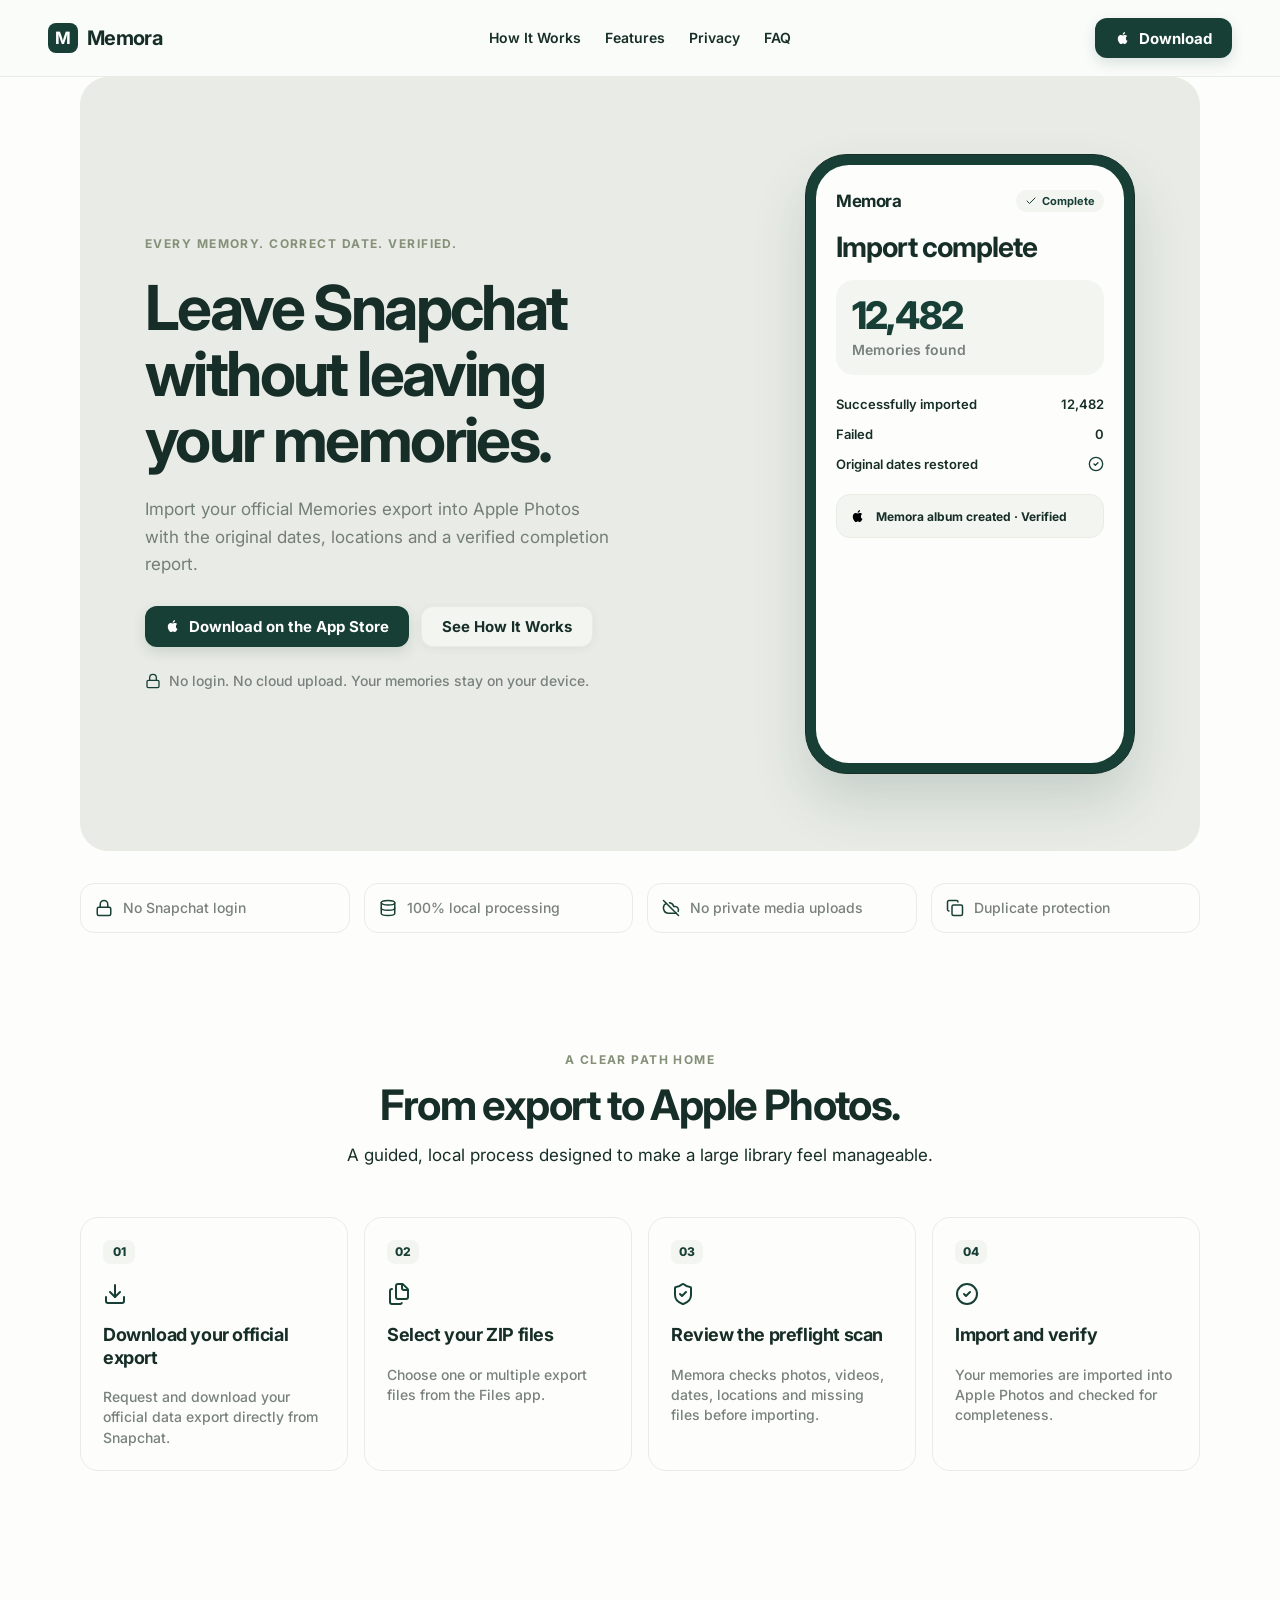
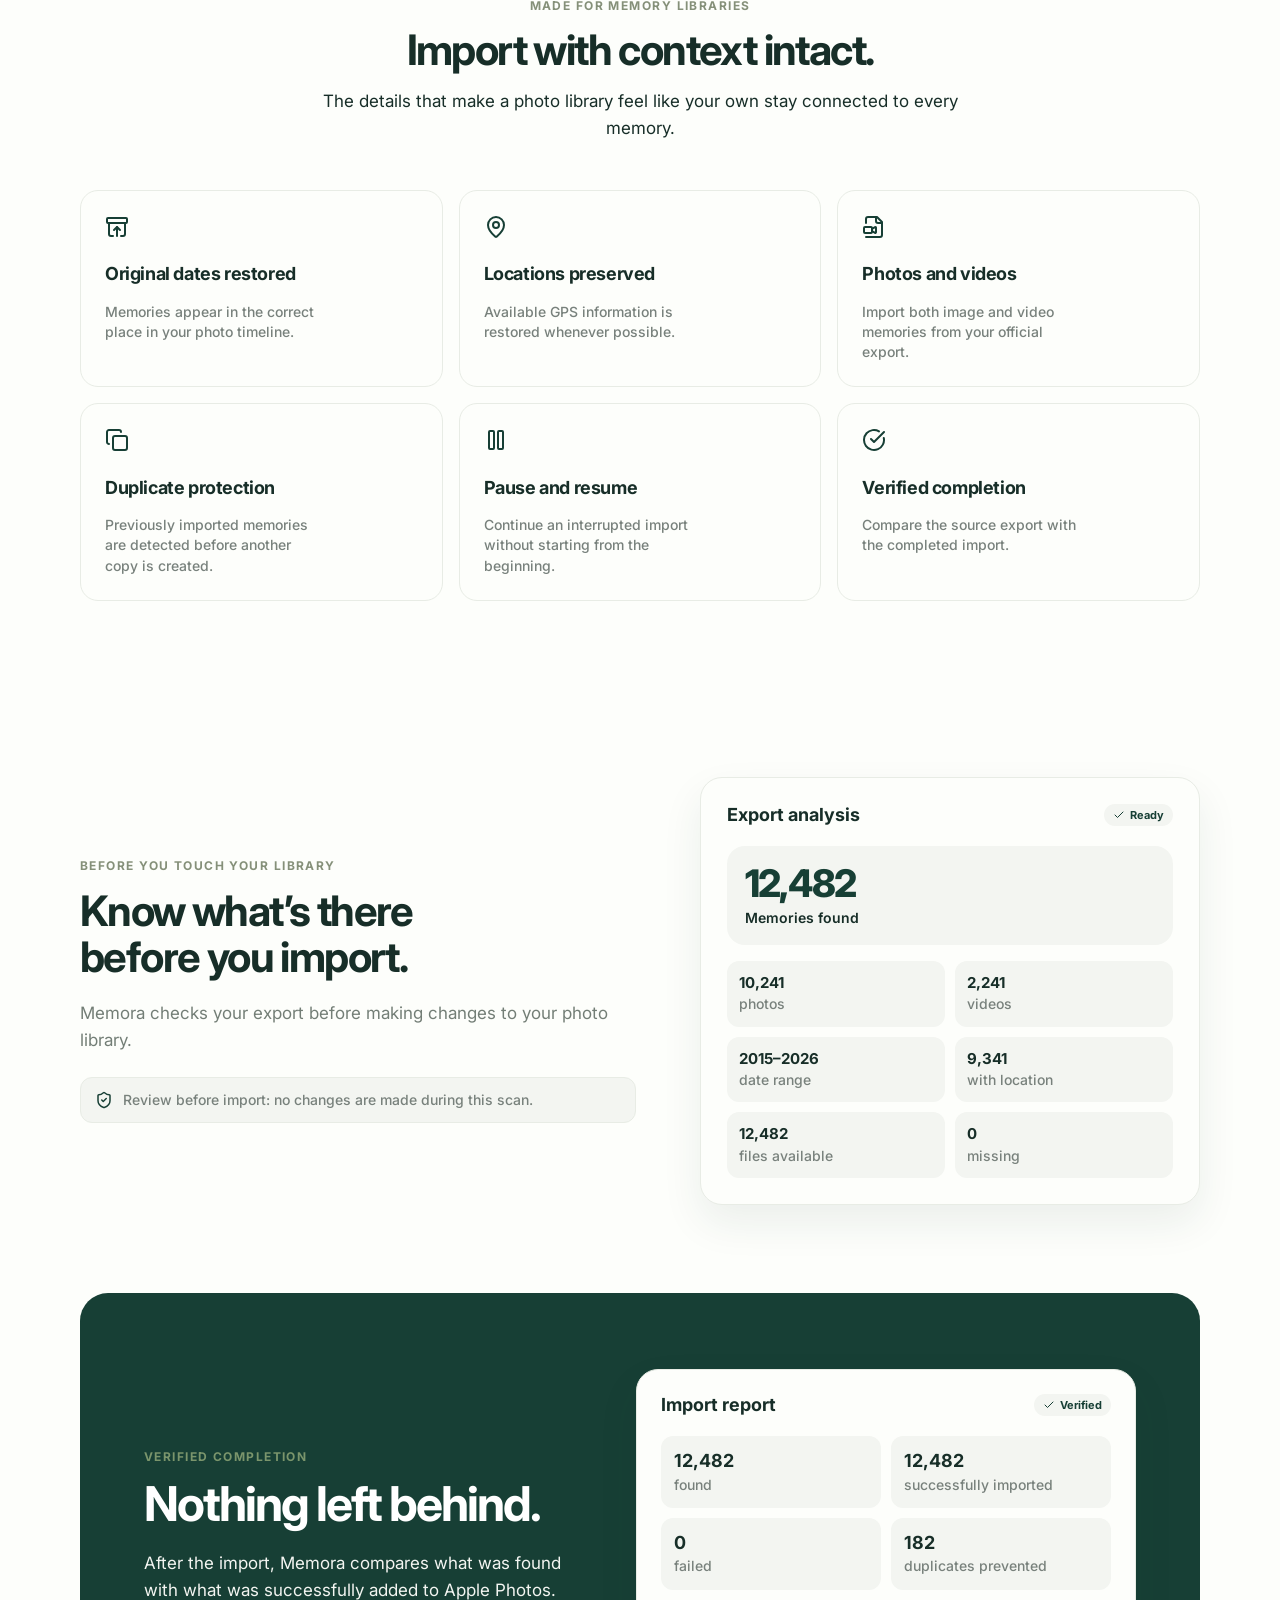
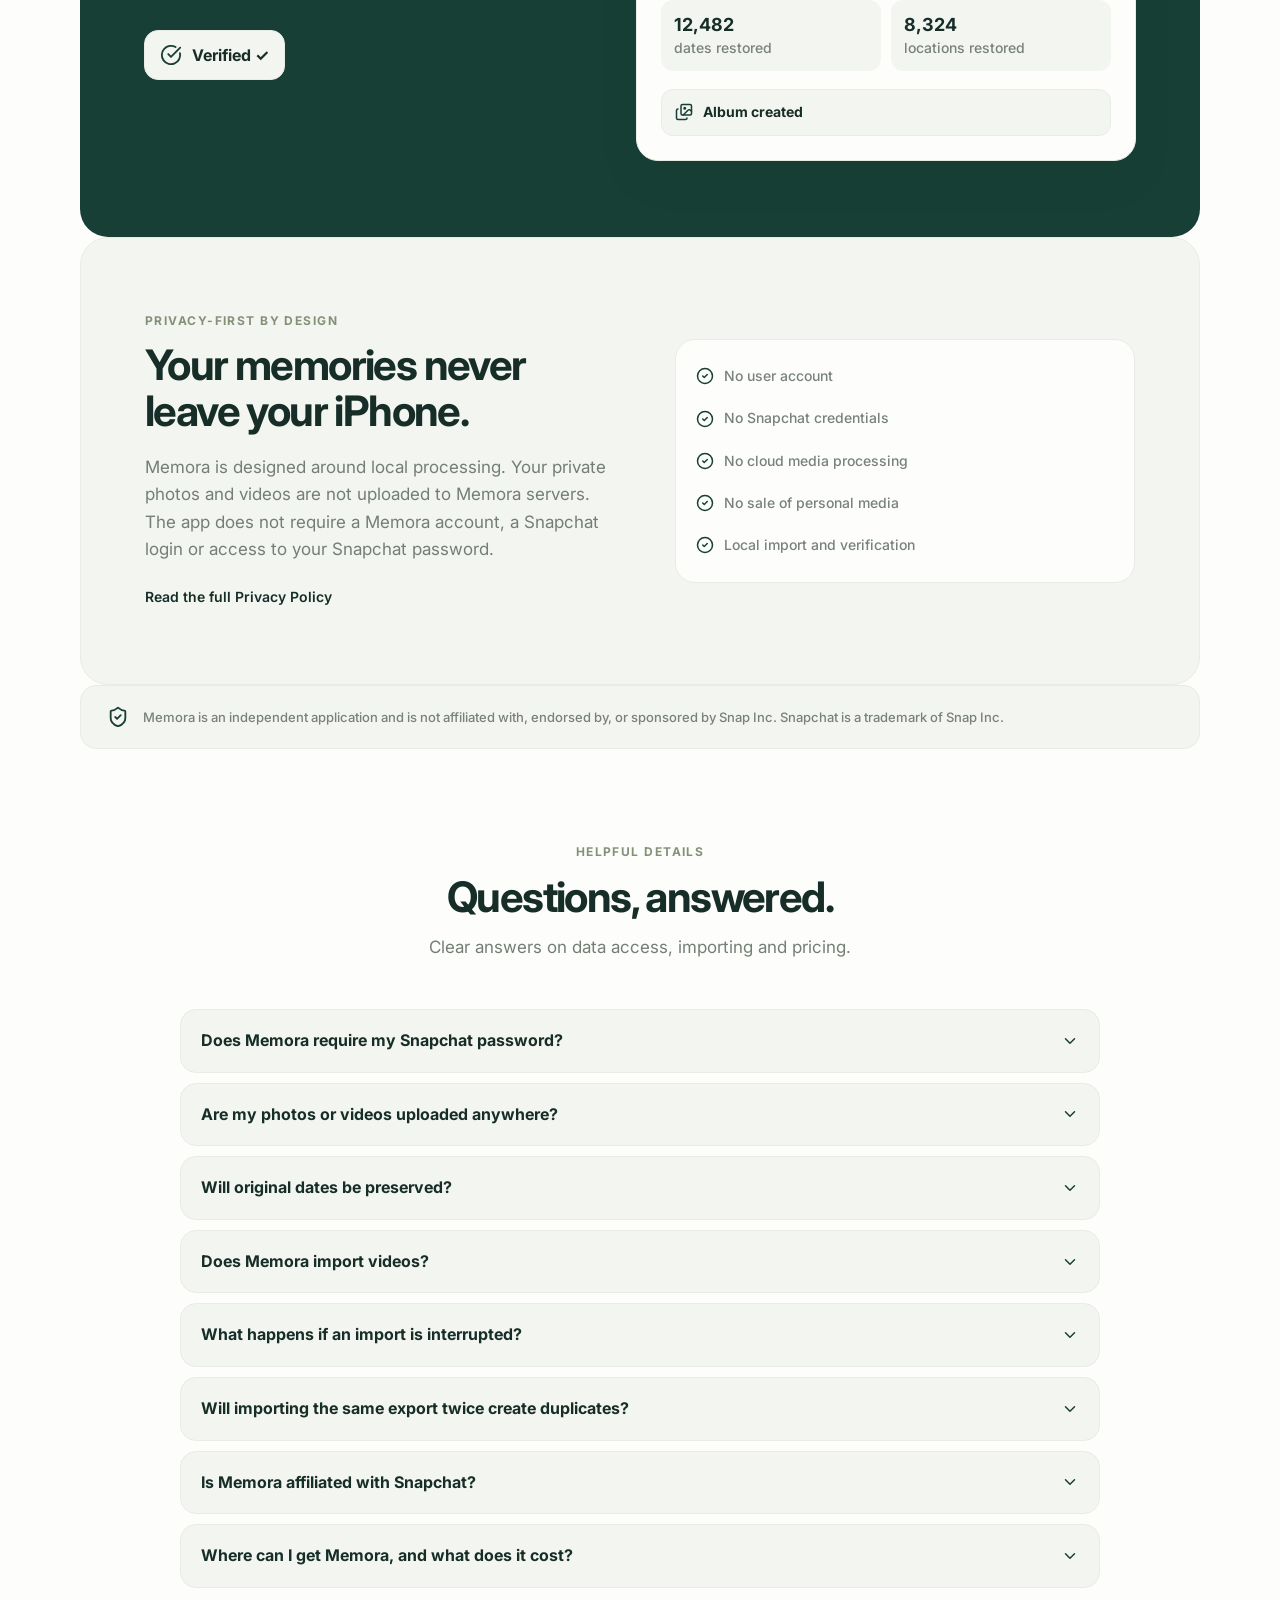
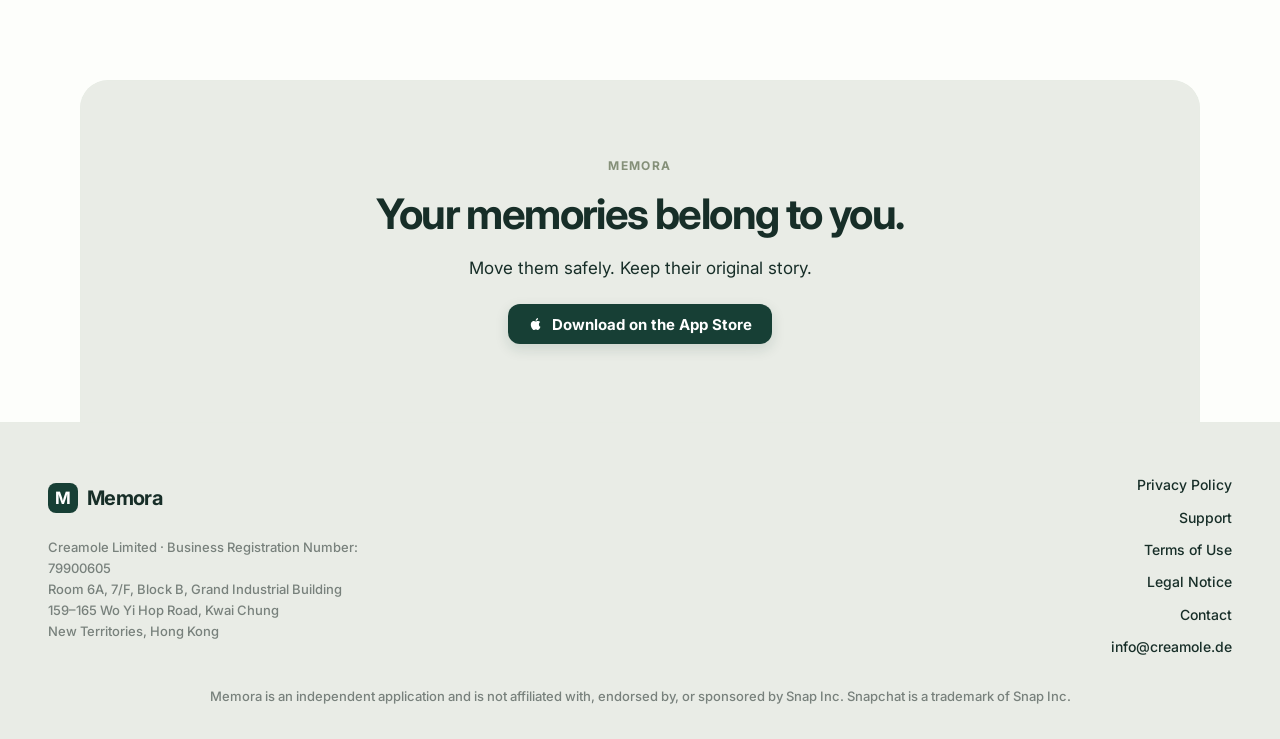
<file: index.html>
<!doctype html>
<html lang="en">
<head>
<meta charset="utf-8">
<meta name="viewport" content="width=device-width, initial-scale=1">
<title>Memora — Import Your Memories to Apple Photos</title>
<meta name="description" content="Import your official Snapchat Memories export into Apple Photos with the original dates, locations and a verified completion report. No login. No cloud upload.">
<link rel="preconnect" href="https://fonts.googleapis.com">
<link rel="preconnect" href="https://fonts.gstatic.com" crossorigin>
<link href="https://fonts.googleapis.com/css2?family=Inter:wght@400;500;600;700;800&display=swap" rel="stylesheet">
<link rel="stylesheet" href="styles.css">
</head>
<body>
<svg width="0" height="0" style="position:absolute" aria-hidden="true">
<symbol id="i-lock" viewBox="0 0 24 24"><path d="M 2 11 C 0.895 11 0 10.105 0 9 L 0 2 C 0 0.895 0.895 0 2 0 L 16 0 C 17.105 0 18 0.895 18 2 L 18 9 C 18 10.105 17.105 11 16 11 Z" transform="translate(3 11)"/><path d="M 0 9 L 0 5 C 0 2.239 2.239 0 5 0 C 7.761 0 10 2.239 10 5 L 10 9" transform="translate(7 2)"/></symbol>
<symbol id="i-check" viewBox="0 0 24 24"><path d="M 16 0 L 5 11 L 0 6" transform="translate(4 6)"/></symbol>
<symbol id="i-circle-check" viewBox="0 0 24 24"><path d="M 0 10 C 0 4.477 4.477 0 10 0 C 15.523 0 20 4.477 20 10 C 20 15.523 15.523 20 10 20 C 4.477 20 0 15.523 0 10 Z" transform="translate(2 2)"/><path d="M 0 2 L 2 4 L 6 0" transform="translate(9 10)"/></symbol>
<symbol id="i-database" viewBox="0 0 24 24"><path d="M 0 3 C 0 1.343 4.029 0 9 0 C 13.971 0 18 1.343 18 3 C 18 4.657 13.971 6 9 6 C 4.029 6 0 4.657 0 3 Z" transform="translate(3 2)"/><path d="M 0 0 L 0 14 C 0 15.657 4.029 17 9 17 C 13.971 17 18 15.657 18 14 L 18 0" transform="translate(3 5)"/><path d="M 0 0 C 0 1.657 4.029 3 9 3 C 13.971 3 18 1.657 18 0" transform="translate(3 12)"/></symbol>
<symbol id="i-cloud-off" viewBox="0 0 24 24"><path d="M 0 0 L 20 20" transform="translate(2 2)"/><path d="M 3.786 0 C 0.917 1.483 -0.565 4.736 0.199 7.874 C 0.963 11.011 3.774 13.219 7.004 13.218 L 15.504 13.218 C 15.946 13.218 16.387 13.153 16.811 13.025" transform="translate(1.996 5.782)"/><path d="M 11.532 11.43 C 12.224 10.035 12.146 8.381 11.325 7.058 C 10.504 5.735 9.057 4.93 7.5 4.93 L 5.71 4.93 C 4.929 2.315 2.701 0.391 0 0" transform="translate(10 5.07)"/></symbol>
<symbol id="i-copy" viewBox="0 0 24 24"><path d="M 2 14 C 0.895 14 0 13.105 0 12 L 0 2 C 0 0.895 0.895 0 2 0 L 12 0 C 13.105 0 14 0.895 14 2 L 14 12 C 14 13.105 13.105 14 12 14 Z" transform="translate(8 8)"/><path d="M 2 14 C 0.9 14 0 13.1 0 12 L 0 2 C 0 0.9 0.9 0 2 0 L 12 0 C 13.1 0 14 0.9 14 2" transform="translate(2 2)"/></symbol>
<symbol id="i-download" viewBox="0 0 24 24"><path d="M 0 12 L 0 0" transform="translate(12 3)"/><path d="M 18 0 L 18 4 C 18 5.105 17.105 6 16 6 L 2 6 C 0.895 6 0 5.105 0 4 L 0 0" transform="translate(3 15)"/><path d="M 0 0 L 5 5 L 10 0" transform="translate(7 10)"/></symbol>
<symbol id="i-files" viewBox="0 0 24 24"><path d="M 6 0 C 6.53 0 7.039 0.211 7.414 0.586 L 11.414 4.586 C 11.789 4.961 12 5.47 12 6 L 12 13 C 12 14.105 11.105 15 10 15 L 2 15 C 0.895 15 0 14.105 0 13 L 0 2 C 0 0.895 0.895 0 2 0 Z" transform="translate(9 2)"/><path d="M 0 0 L 0 4 C 0 5.105 0.895 6 2 6 L 6 6" transform="translate(15 2)"/><path d="M 2 0 C 0.895 0 0 0.895 0 2 L 0 13 C 0 14.105 0.895 15 2 15 L 10 15 C 10.715 15 11.375 14.619 11.732 14" transform="translate(3 7)"/></symbol>
<symbol id="i-shield-check" viewBox="0 0 24 24"><path d="M 16 10.997 C 16 15.997 12.5 18.497 8.34 19.947 C 8.122 20.021 7.886 20.017 7.67 19.937 C 3.5 18.497 0 15.997 0 10.997 L 0 3.997 C 0 3.445 0.448 2.997 1 2.997 C 3 2.997 5.5 1.797 7.24 0.277 C 7.678 -0.097 8.322 -0.097 8.76 0.277 C 10.51 1.807 13 2.997 15 2.997 C 15.552 2.997 16 3.445 16 3.997 Z" transform="translate(4 2.003)"/><path d="M 0 2 L 2 4 L 6 0" transform="translate(9 10)"/></symbol>
<symbol id="i-archive-restore" viewBox="0 0 24 24"><path d="M 1 5 C 0.448 5 0 4.552 0 4 L 0 1 C 0 0.448 0.448 0 1 0 L 19 0 C 19.552 0 20 0.448 20 1 L 20 4 C 20 4.552 19.552 5 19 5 Z" transform="translate(2 3)"/><path d="M 0 0 L 0 11 C 0 12.105 0.895 13 2 13 L 4 13" transform="translate(4 8)"/><path d="M 4 0 L 4 11 C 4 12.105 3.105 13 2 13 L 0 13" transform="translate(16 8)"/><path d="M 0 3 L 3 0 L 6 3" transform="translate(9 12)"/><path d="M 0 0 L 0 9" transform="translate(12 12)"/></symbol>
<symbol id="i-map-pin" viewBox="0 0 24 24"><path d="M 16 8 C 16 12.993 10.461 18.193 8.601 19.799 C 8.245 20.067 7.755 20.067 7.399 19.799 C 5.539 18.193 0 12.993 0 8 C 0 3.582 3.582 0 8 0 C 12.418 0 16 3.582 16 8" transform="translate(4 2)"/><path d="M 0 3 C 0 1.343 1.343 0 3 0 C 4.657 0 6 1.343 6 3 C 6 4.657 4.657 6 3 6 C 1.343 6 0 4.657 0 3 Z" transform="translate(9 7)"/></symbol>
<symbol id="i-file-video" viewBox="0 0 24 24"><path d="M 0 20 L 14 20 C 15.105 20 16 19.105 16 18 L 16 5 L 11 0 L 2 0 C 0.895 0 0 0.895 0 2 L 0 6" transform="translate(4 2)"/><path d="M 0 0 L 0 4 C 0 5.105 0.895 6 2 6 L 6 6" transform="translate(14 2)"/><path d="M 1 6 C 0.448 6 0 5.552 0 5 L 0 1 C 0 0.448 0.448 0 1 0 L 7 0 C 7.552 0 8 0.448 8 1 L 8 5 C 8 5.552 7.552 6 7 6 Z" transform="translate(2 12)"/><path d="M 0 1.841 L 3.033 0.086 C 3.233 -0.029 3.479 -0.029 3.678 0.087 C 3.878 0.202 4 0.416 4 0.646 L 4 5.35 C 4 5.581 3.878 5.794 3.678 5.909 C 3.479 6.025 3.233 6.025 3.033 5.91 L 0 4.155" transform="translate(10 12.002)"/></symbol>
<symbol id="i-pause" viewBox="0 0 24 24"><path d="M 1 18 C 0.448 18 0 17.552 0 17 L 0 1 C 0 0.448 0.448 0 1 0 L 4 0 C 4.552 0 5 0.448 5 1 L 5 17 C 5 17.552 4.552 18 4 18 Z" transform="translate(14 3)"/><path d="M 1 18 C 0.448 18 0 17.552 0 17 L 0 1 C 0 0.448 0.448 0 1 0 L 4 0 C 4.552 0 5 0.448 5 1 L 5 17 C 5 17.552 4.552 18 4 18 Z" transform="translate(5 3)"/></symbol>
<symbol id="i-circle-check-big" viewBox="0 0 24 24"><path d="M 19.799 8.004 C 20.74 12.622 18.328 17.271 14.01 19.161 C 9.692 21.051 4.641 19.67 1.886 15.845 C -0.869 12.021 -0.579 6.792 2.581 3.295 C 5.742 -0.202 10.915 -1.017 14.998 1.339" transform="translate(2.002 1.996)"/><path d="M 0 7 L 3 10 L 13 0" transform="translate(9 4)"/></symbol>
<symbol id="i-images" viewBox="0 0 24 24"><path d="M 11 2.006 L 9.704 0.71 C 9.253 0.256 8.64 0 8 0 C 7.36 0 6.747 0.256 6.296 0.71 L 0 7.006" transform="translate(11 8.994)"/><path d="M 2 0 C 0.895 0 0 0.895 0 2 L 0 12 C 0 13.105 0.895 14 2 14 L 12 14 C 13.105 14 14 13.105 14 12" transform="translate(2 8)"/><path d="M 0 1 C 0 0.448 0.448 0 1 0 C 1.552 0 2 0.448 2 1 C 2 1.552 1.552 2 1 2 C 0.448 2 0 1.552 0 1 Z" transform="translate(12 6)" fill="var(--1m973uw, rgb(0,0,0))"/><path d="M 2 14 C 0.895 14 0 13.105 0 12 L 0 2 C 0 0.895 0.895 0 2 0 L 12 0 C 13.105 0 14 0.895 14 2 L 14 12 C 14 13.105 13.105 14 12 14 Z" transform="translate(8 2)"/></symbol>
<symbol id="i-apple" viewBox="0 0 24 24"><path fill="currentColor" d="M16.37 12.6c-.02-2.27 1.85-3.36 1.94-3.42-1.06-1.55-2.7-1.76-3.28-1.78-1.4-.14-2.73.82-3.44.82-.71 0-1.8-.8-2.96-.78-1.52.02-2.93.89-3.71 2.25-1.58 2.75-.4 6.82 1.14 9.05.75 1.09 1.65 2.32 2.82 2.27 1.13-.05 1.56-.73 2.93-.73 1.37 0 1.75.73 2.95.71 1.22-.02 1.99-1.11 2.73-2.21.86-1.27 1.22-2.5 1.24-2.56-.03-.01-2.37-.91-2.4-3.62zM14.12 5.94c.62-.76 1.04-1.81.93-2.86-.9.04-1.99.6-2.63 1.35-.58.67-1.08 1.74-.95 2.77 1 .08 2.03-.51 2.65-1.26z"/></symbol>
<symbol id="i-chevron-down" viewBox="0 0 24 24"><path d="M 0 0 L 6 6 L 12 0" transform="translate(6 9)"/></symbol>
</svg>

<header class="nav" id="top">
  <div class="nav__inner">
    <a class="brand" href="#top" aria-label="Memora home"><span class="brand__mark">M</span><span class="brand__name">Memora</span></a>
    <nav class="nav__links" id="nav-links" aria-label="Main">
      <a href="#how-it-works">How It Works</a>
      <a href="#features">Features</a>
      <a href="#privacy">Privacy</a>
      <a href="#faq">FAQ</a>
    </nav>
    <a class="btn btn--primary nav__cta" href="https://apps.apple.com/app/id6816244455"><svg class="apple" aria-hidden="true"><use href="#i-apple"/></svg>Download</a>
    <button class="nav__toggle" type="button" aria-expanded="false" aria-controls="nav-links" aria-label="Open menu"><span></span><span></span></button>
  </div>
</header>

<main>
  <div class="wrap">
    <section class="hero card-border">
      <div class="hero__copy">
        <p class="eyebrow">Every Memory. Correct Date. Verified.</p>
        <h1>Leave Snapchat without leaving your memories.</h1>
        <p class="lead">Import your official Memories export into Apple Photos with the original dates, locations and a verified completion report.</p>
        <div class="hero__actions">
          <a class="btn btn--primary" href="https://apps.apple.com/app/id6816244455"><svg class="apple" aria-hidden="true"><use href="#i-apple"/></svg>Download on the App Store</a>
          <a class="btn btn--secondary" href="#how-it-works">See How It Works</a>
        </div>
        <p class="hero__note"><svg class="ic ic--16" aria-hidden="true"><use href="#i-lock"/></svg>No login. No cloud upload. Your memories stay on your device.</p>
      </div>

      <div class="phone" aria-label="Memora import report preview">
        <div class="phone__screen">
          <div class="phone__head"><span class="phone__app">Memora</span><span class="pill"><svg class="ic ic--12" aria-hidden="true"><use href="#i-check"/></svg>Complete</span></div>
          <p class="phone__title">Import complete</p>
          <div class="bignum"><strong>12,482</strong><span>Memories found</span></div>
          <dl class="phone__rows">
            <div><dt>Successfully imported</dt><dd>12,482</dd></div>
            <div><dt>Failed</dt><dd>0</dd></div>
            <div><dt>Original dates restored</dt><dd><svg class="ic ic--16" aria-hidden="true"><use href="#i-circle-check"/></svg></dd></div>
          </dl>
          <div class="phone__album card-border"><svg class="apple" viewBox="0 0 24 24" aria-hidden="true"><path fill="currentColor" d="M16.37 12.6c-.02-2.27 1.85-3.36 1.94-3.42-1.06-1.55-2.7-1.76-3.28-1.78-1.4-.14-2.73.82-3.44.82-.71 0-1.8-.8-2.96-.78-1.52.02-2.93.89-3.71 2.25-1.58 2.75-.4 6.82 1.14 9.05.75 1.09 1.65 2.32 2.82 2.27 1.13-.05 1.56-.73 2.93-.73 1.37 0 1.75.73 2.95.71 1.22-.02 1.99-1.11 2.73-2.21.86-1.27 1.22-2.5 1.24-2.56-.03-.01-2.37-.91-2.4-3.62zM14.12 5.94c.62-.76 1.04-1.81.93-2.86-.9.04-1.99.6-2.63 1.35-.58.67-1.08 1.74-.95 2.77 1 .08 2.03-.51 2.65-1.26z"/></svg><span>Memora album created · Verified</span></div>
        </div>
      </div>
    </section>

    <ul class="trust">
      <li class="card-border"><svg class="ic ic--18" aria-hidden="true"><use href="#i-lock"/></svg><span>No Snapchat login</span></li><li class="card-border"><svg class="ic ic--18" aria-hidden="true"><use href="#i-database"/></svg><span>100% local processing</span></li><li class="card-border"><svg class="ic ic--18" aria-hidden="true"><use href="#i-cloud-off"/></svg><span>No private media uploads</span></li><li class="card-border"><svg class="ic ic--18" aria-hidden="true"><use href="#i-copy"/></svg><span>Duplicate protection</span></li>
    </ul>

    <section class="section" id="how-it-works">
      <header class="section__head">
        <p class="eyebrow">A clear path home</p>
        <h2>From export to Apple Photos.</h2>
        <p class="section__sub">A guided, local process designed to make a large library feel manageable.</p>
      </header>
      <ol class="steps">
        <li class="step card-border"><span class="step__num">01</span><svg class="ic ic--24" aria-hidden="true"><use href="#i-download"/></svg><h3>Download your official export</h3><p>Request and download your official data export directly from Snapchat.</p></li><li class="step card-border"><span class="step__num">02</span><svg class="ic ic--24" aria-hidden="true"><use href="#i-files"/></svg><h3>Select your ZIP files</h3><p>Choose one or multiple export files from the Files app.</p></li><li class="step card-border"><span class="step__num">03</span><svg class="ic ic--24" aria-hidden="true"><use href="#i-shield-check"/></svg><h3>Review the preflight scan</h3><p>Memora checks photos, videos, dates, locations and missing files before importing.</p></li><li class="step card-border"><span class="step__num">04</span><svg class="ic ic--24" aria-hidden="true"><use href="#i-circle-check"/></svg><h3>Import and verify</h3><p>Your memories are imported into Apple Photos and checked for completeness.</p></li>
      </ol>
    </section>

    <section class="section" id="features">
      <header class="section__head">
        <p class="eyebrow">Made for memory libraries</p>
        <h2>Import with context intact.</h2>
        <p class="section__sub">The details that make a photo library feel like your own stay connected to every memory.</p>
      </header>
      <div class="features">
        <article class="feature card-border"><svg class="ic ic--24" aria-hidden="true"><use href="#i-archive-restore"/></svg><h3>Original dates restored</h3><p>Memories appear in the correct place in your photo timeline.</p></article><article class="feature card-border"><svg class="ic ic--24" aria-hidden="true"><use href="#i-map-pin"/></svg><h3>Locations preserved</h3><p>Available GPS information is restored whenever possible.</p></article><article class="feature card-border"><svg class="ic ic--24" aria-hidden="true"><use href="#i-file-video"/></svg><h3>Photos and videos</h3><p>Import both image and video memories from your official export.</p></article><article class="feature card-border"><svg class="ic ic--24" aria-hidden="true"><use href="#i-copy"/></svg><h3>Duplicate protection</h3><p>Previously imported memories are detected before another copy is created.</p></article><article class="feature card-border"><svg class="ic ic--24" aria-hidden="true"><use href="#i-pause"/></svg><h3>Pause and resume</h3><p>Continue an interrupted import without starting from the beginning.</p></article><article class="feature card-border"><svg class="ic ic--24" aria-hidden="true"><use href="#i-circle-check-big"/></svg><h3>Verified completion</h3><p>Compare the source export with the completed import.</p></article>
      </div>
    </section>

    <section class="split preflight">
      <div class="split__copy">
        <p class="eyebrow">Before you touch your library</p>
        <h2>Know what’s there before you import.</h2>
        <p class="lead">Memora checks your export before making changes to your photo library.</p>
        <p class="note card-border"><svg class="ic ic--18" aria-hidden="true"><use href="#i-shield-check"/></svg>Review before import: no changes are made during this scan.</p>
      </div>
      <div class="panel card-border">
        <div class="panel__head"><p>Export analysis</p><span class="pill"><svg class="ic ic--12" aria-hidden="true"><use href="#i-check"/></svg>Ready</span></div>
        <div class="bignum bignum--panel"><strong>12,482</strong><span>Memories found</span></div>
        <div class="metrics"><div class="metric"><strong>10,241</strong><span>photos</span></div><div class="metric"><strong>2,241</strong><span>videos</span></div><div class="metric"><strong>2015–2026</strong><span>date range</span></div><div class="metric"><strong>9,341</strong><span>with location</span></div><div class="metric"><strong>12,482</strong><span>files available</span></div><div class="metric"><strong>0</strong><span>missing</span></div></div>
      </div>
    </section>

    <section class="verify">
      <div class="split__copy">
        <p class="eyebrow eyebrow--light">Verified completion</p>
        <h2>Nothing left behind.</h2>
        <p class="lead">After the import, Memora compares what was found with what was successfully added to Apple Photos.</p>
        <span class="verify__status card-border"><svg class="ic ic--22" aria-hidden="true"><use href="#i-circle-check-big"/></svg>Verified ✓</span>
      </div>
      <div class="panel panel--report card-border">
        <div class="panel__head"><p>Import report</p><span class="pill"><svg class="ic ic--12" aria-hidden="true"><use href="#i-check"/></svg>Verified</span></div>
        <div class="metrics metrics--report"><div class="metric"><strong>12,482</strong><span>found</span></div><div class="metric"><strong>12,482</strong><span>successfully imported</span></div><div class="metric"><strong>0</strong><span>failed</span></div><div class="metric"><strong>182</strong><span>duplicates prevented</span></div><div class="metric"><strong>12,482</strong><span>dates restored</span></div><div class="metric"><strong>8,324</strong><span>locations restored</span></div></div>
        <div class="album card-border"><svg class="ic ic--18" aria-hidden="true"><use href="#i-images"/></svg><span>Album created</span></div>
      </div>
    </section>

    <section class="privacy card-border" id="privacy">
      <div class="split__copy">
        <p class="eyebrow">Privacy-first by design</p>
        <h2>Your memories never leave your iPhone.</h2>
        <p class="lead">Memora is designed around local processing. Your private photos and videos are not uploaded to Memora servers. The app does not require a Memora account, a Snapchat login or access to your Snapchat password.</p>
        <a class="textlink" href="/privacy">Read the full Privacy Policy</a>
      </div>
      <ul class="principles card-border">
        <li><svg class="ic ic--18" aria-hidden="true"><use href="#i-circle-check"/></svg>No user account</li><li><svg class="ic ic--18" aria-hidden="true"><use href="#i-circle-check"/></svg>No Snapchat credentials</li><li><svg class="ic ic--18" aria-hidden="true"><use href="#i-circle-check"/></svg>No cloud media processing</li><li><svg class="ic ic--18" aria-hidden="true"><use href="#i-circle-check"/></svg>No sale of personal media</li><li><svg class="ic ic--18" aria-hidden="true"><use href="#i-circle-check"/></svg>Local import and verification</li>
      </ul>
    </section>

    <p class="notice card-border"><svg class="ic ic--22" aria-hidden="true"><use href="#i-shield-check"/></svg><span>Memora is an independent application and is not affiliated with, endorsed by, or sponsored by Snap Inc. Snapchat is a trademark of Snap Inc.</span></p>

    <section class="section faq" id="faq">
      <header class="section__head">
        <p class="eyebrow">Helpful details</p>
        <h2>Questions, answered.</h2>
        <p class="section__sub section__sub--muted">Clear answers on data access, importing and pricing.</p>
      </header>
      <div class="faq__list">
        <div class="faq__item card-border"><h3><button type="button" class="faq__q" aria-expanded="false" aria-controls="faq-a1" id="faq-q1"><span>Does Memora require my Snapchat password?</span><svg class="ic ic--18 faq__chev" aria-hidden="true"><use href="#i-chevron-down"/></svg></button></h3><div class="faq__a" id="faq-a1" role="region" aria-labelledby="faq-q1"><div><p>No. Memora works with the official data export you download from Snapchat. It never asks for your Snapchat login or password.</p></div></div></div><div class="faq__item card-border"><h3><button type="button" class="faq__q" aria-expanded="false" aria-controls="faq-a2" id="faq-q2"><span>Are my photos or videos uploaded anywhere?</span><svg class="ic ic--18 faq__chev" aria-hidden="true"><use href="#i-chevron-down"/></svg></button></h3><div class="faq__a" id="faq-a2" role="region" aria-labelledby="faq-q2"><div><p>No. Everything is processed locally on your iPhone. Your private photos and videos are not uploaded to Memora servers.</p></div></div></div><div class="faq__item card-border"><h3><button type="button" class="faq__q" aria-expanded="false" aria-controls="faq-a3" id="faq-q3"><span>Will original dates be preserved?</span><svg class="ic ic--18 faq__chev" aria-hidden="true"><use href="#i-chevron-down"/></svg></button></h3><div class="faq__a" id="faq-a3" role="region" aria-labelledby="faq-q3"><div><p>Yes. Memora restores the original capture dates, so your memories appear in the correct place in your Apple Photos timeline.</p></div></div></div><div class="faq__item card-border"><h3><button type="button" class="faq__q" aria-expanded="false" aria-controls="faq-a4" id="faq-q4"><span>Does Memora import videos?</span><svg class="ic ic--18 faq__chev" aria-hidden="true"><use href="#i-chevron-down"/></svg></button></h3><div class="faq__a" id="faq-a4" role="region" aria-labelledby="faq-q4"><div><p>Yes. Memora imports both photo and video memories from your official export.</p></div></div></div><div class="faq__item card-border"><h3><button type="button" class="faq__q" aria-expanded="false" aria-controls="faq-a5" id="faq-q5"><span>What happens if an import is interrupted?</span><svg class="ic ic--18 faq__chev" aria-hidden="true"><use href="#i-chevron-down"/></svg></button></h3><div class="faq__a" id="faq-a5" role="region" aria-labelledby="faq-q5"><div><p>You can continue an interrupted import without starting from the beginning. Memories that were already imported are skipped.</p></div></div></div><div class="faq__item card-border"><h3><button type="button" class="faq__q" aria-expanded="false" aria-controls="faq-a6" id="faq-q6"><span>Will importing the same export twice create duplicates?</span><svg class="ic ic--18 faq__chev" aria-hidden="true"><use href="#i-chevron-down"/></svg></button></h3><div class="faq__a" id="faq-a6" role="region" aria-labelledby="faq-q6"><div><p>No. Memora uses available identifiers, metadata and fingerprints to detect previously processed memories.</p></div></div></div><div class="faq__item card-border"><h3><button type="button" class="faq__q" aria-expanded="false" aria-controls="faq-a7" id="faq-q7"><span>Is Memora affiliated with Snapchat?</span><svg class="ic ic--18 faq__chev" aria-hidden="true"><use href="#i-chevron-down"/></svg></button></h3><div class="faq__a" id="faq-a7" role="region" aria-labelledby="faq-q7"><div><p>No. Memora is an independent application and is not affiliated with, endorsed by, or sponsored by Snap Inc. Snapchat is a trademark of Snap Inc.</p></div></div></div><div class="faq__item card-border"><h3><button type="button" class="faq__q" aria-expanded="false" aria-controls="faq-a8" id="faq-q8"><span>Where can I get Memora, and what does it cost?</span><svg class="ic ic--18 faq__chev" aria-hidden="true"><use href="#i-chevron-down"/></svg></button></h3><div class="faq__a" id="faq-a8" role="region" aria-labelledby="faq-q8"><div><p>Memora is available now on the <a class="textlink" href="https://apps.apple.com/app/id6816244455">App Store</a> for iPhone. Your first 100 Memories import free. A one-time Lifetime Unlock imports the rest, with no subscription.</p></div></div></div>
      </div>
    </section>

    <section class="cta card-border">
      <p class="eyebrow">Memora</p>
      <h2>Your memories belong to you.</h2>
      <p class="section__sub">Move them safely. Keep their original story.</p>
      <a class="btn btn--primary" href="https://apps.apple.com/app/id6816244455"><svg class="apple" aria-hidden="true"><use href="#i-apple"/></svg>Download on the App Store</a>
    </section>
  </div>
</main>

<footer class="footer">
  <div class="footer__top">
    <div class="footer__company">
      <a class="brand" href="#top" aria-label="Memora home"><span class="brand__mark">M</span><span class="brand__name">Memora</span></a>
      <address>Creamole Limited · Business Registration Number: 79900605<br>Room 6A, 7/F, Block B, Grand Industrial Building<br>159–165 Wo Yi Hop Road, Kwai Chung<br>New Territories, Hong Kong</address>
    </div>
    <nav class="footer__links" aria-label="Footer">
      <a href="/privacy">Privacy Policy</a>
      <a href="/support">Support</a>
      <a href="/terms">Terms of Use</a>
      <a href="/legal">Legal Notice</a>
      <a href="/contact">Contact</a>
      <a href="mailto:info@creamole.de">info@creamole.de</a>
    </nav>
  </div>
  <p class="footer__disc">Memora is an independent application and is not affiliated with, endorsed by, or sponsored by Snap Inc. Snapchat is a trademark of Snap Inc.</p>
</footer>

<script src="script.js"></script>
</body>
</html>
</file>
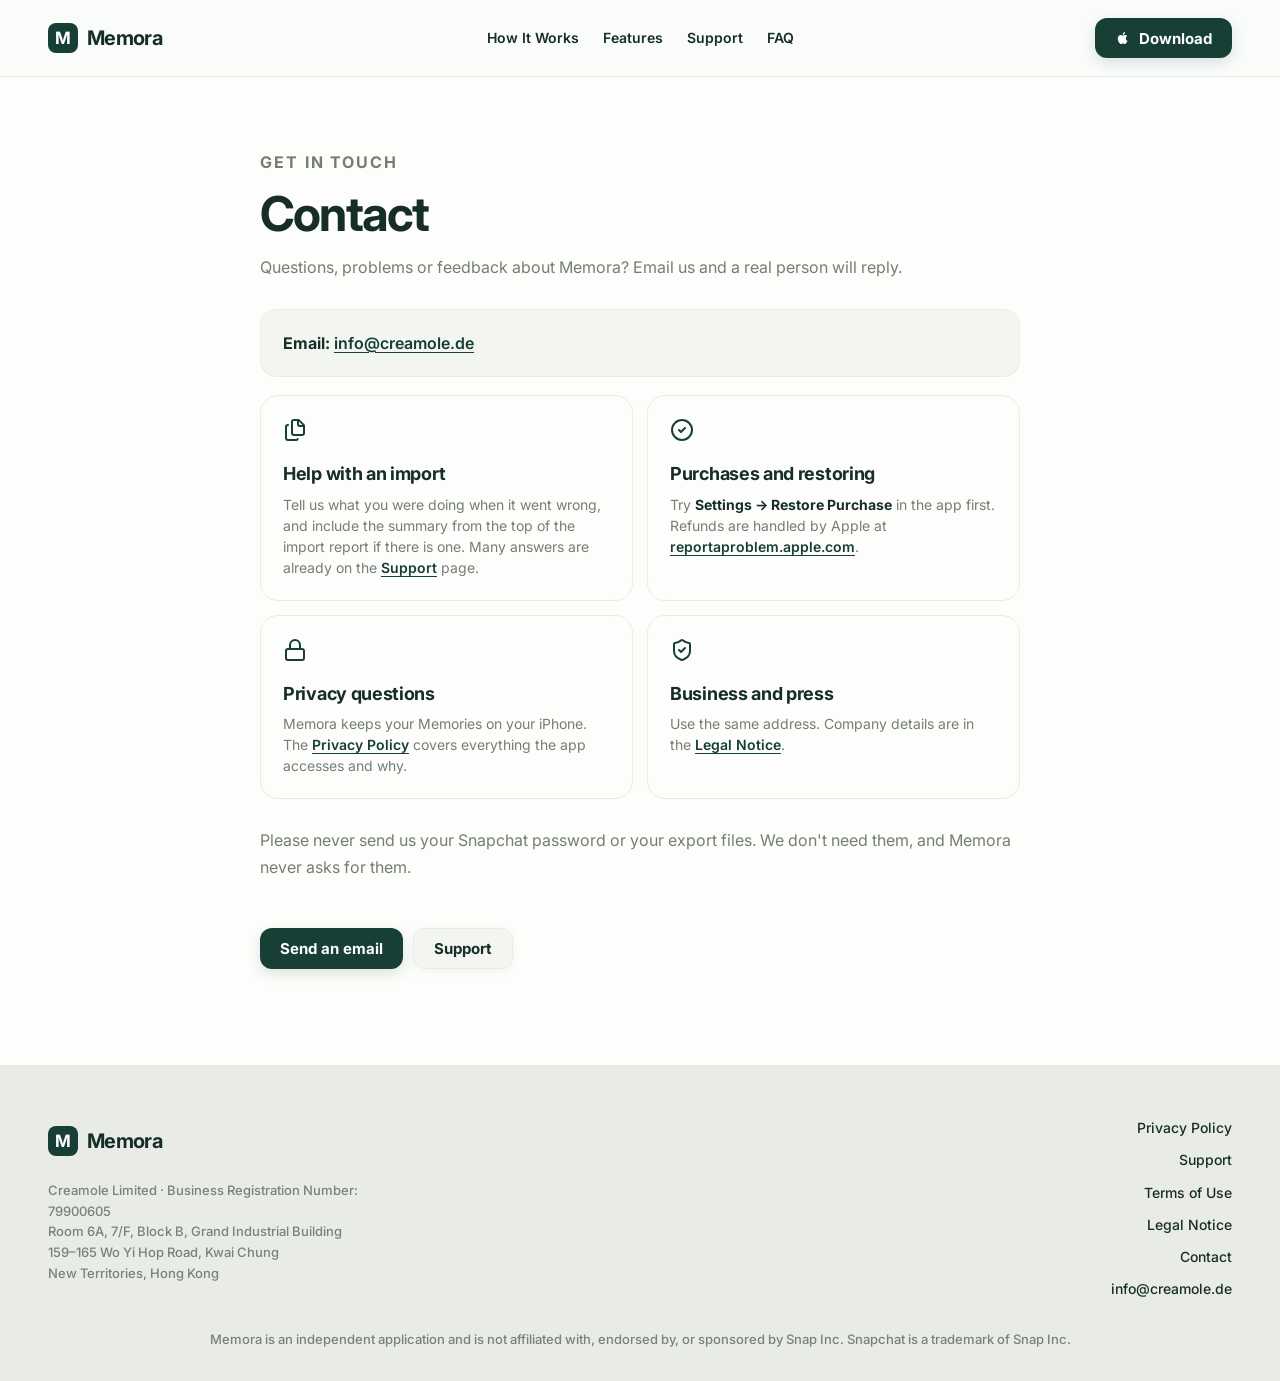
<file: contact.html>
<!doctype html>
<html lang="en">
<head>
<meta charset="utf-8">
<meta name="viewport" content="width=device-width, initial-scale=1">
<title>Contact — Memora</title>
<meta name="description" content="Contact the Memora team for help with an import, a purchase, privacy questions or anything else.">
<link rel="preconnect" href="https://fonts.googleapis.com">
<link rel="preconnect" href="https://fonts.gstatic.com" crossorigin>
<link href="https://fonts.googleapis.com/css2?family=Inter:wght@400;500;600;700;800&display=swap" rel="stylesheet">
<link rel="stylesheet" href="styles.css">
</head>
<body>
<svg width="0" height="0" style="position:absolute" aria-hidden="true">
<symbol id="i-apple" viewBox="0 0 24 24"><path fill="currentColor" d="M16.37 12.6c-.02-2.27 1.85-3.36 1.94-3.42-1.06-1.55-2.7-1.76-3.28-1.78-1.4-.14-2.73.82-3.44.82-.71 0-1.8-.8-2.96-.78-1.52.02-2.93.89-3.71 2.25-1.58 2.75-.4 6.82 1.14 9.05.75 1.09 1.65 2.32 2.82 2.27 1.13-.05 1.56-.73 2.93-.73 1.37 0 1.75.73 2.95.71 1.22-.02 1.99-1.11 2.73-2.21.86-1.27 1.22-2.5 1.24-2.56-.03-.01-2.37-.91-2.4-3.62zM14.12 5.94c.62-.76 1.04-1.81.93-2.86-.9.04-1.99.6-2.63 1.35-.58.67-1.08 1.74-.95 2.77 1 .08 2.03-.51 2.65-1.26z"/></symbol>
<symbol id="i-files" viewBox="0 0 24 24"><path d="M 6 0 C 6.53 0 7.039 0.211 7.414 0.586 L 11.414 4.586 C 11.789 4.961 12 5.47 12 6 L 12 13 C 12 14.105 11.105 15 10 15 L 2 15 C 0.895 15 0 14.105 0 13 L 0 2 C 0 0.895 0.895 0 2 0 Z" transform="translate(9 2)"/><path d="M 0 0 L 0 4 C 0 5.105 0.895 6 2 6 L 6 6" transform="translate(15 2)"/><path d="M 2 0 C 0.895 0 0 0.895 0 2 L 0 13 C 0 14.105 0.895 15 2 15 L 10 15 C 10.715 15 11.375 14.619 11.732 14" transform="translate(3 7)"/></symbol>
<symbol id="i-lock" viewBox="0 0 24 24"><path d="M 2 11 C 0.895 11 0 10.105 0 9 L 0 2 C 0 0.895 0.895 0 2 0 L 16 0 C 17.105 0 18 0.895 18 2 L 18 9 C 18 10.105 17.105 11 16 11 Z" transform="translate(3 11)"/><path d="M 0 9 L 0 5 C 0 2.239 2.239 0 5 0 C 7.761 0 10 2.239 10 5 L 10 9" transform="translate(7 2)"/></symbol>
<symbol id="i-shield-check" viewBox="0 0 24 24"><path d="M 16 10.997 C 16 15.997 12.5 18.497 8.34 19.947 C 8.122 20.021 7.886 20.017 7.67 19.937 C 3.5 18.497 0 15.997 0 10.997 L 0 3.997 C 0 3.445 0.448 2.997 1 2.997 C 3 2.997 5.5 1.797 7.24 0.277 C 7.678 -0.097 8.322 -0.097 8.76 0.277 C 10.51 1.807 13 2.997 15 2.997 C 15.552 2.997 16 3.445 16 3.997 Z" transform="translate(4 2.003)"/><path d="M 0 2 L 2 4 L 6 0" transform="translate(9 10)"/></symbol>
<symbol id="i-circle-check" viewBox="0 0 24 24"><path d="M 0 10 C 0 4.477 4.477 0 10 0 C 15.523 0 20 4.477 20 10 C 20 15.523 15.523 20 10 20 C 4.477 20 0 15.523 0 10 Z" transform="translate(2 2)"/><path d="M 0 2 L 2 4 L 6 0" transform="translate(9 10)"/></symbol>
</svg>

<header class="nav" id="top">
  <div class="nav__inner">
    <a class="brand" href="/" aria-label="Memora home"><span class="brand__mark">M</span><span class="brand__name">Memora</span></a>
    <nav class="nav__links" id="nav-links" aria-label="Main">
      <a href="/#how-it-works">How It Works</a>
      <a href="/#features">Features</a>
      <a href="/support">Support</a>
      <a href="/#faq">FAQ</a>
    </nav>
    <a class="btn btn--primary nav__cta" href="https://apps.apple.com/app/id6816244455"><svg class="apple" aria-hidden="true"><use href="#i-apple"/></svg>Download</a>
    <button class="nav__toggle" type="button" aria-expanded="false" aria-controls="nav-links" aria-label="Open menu"><span></span><span></span></button>
  </div>
</header>

<main>
  <div class="wrap">
    <article class="doc">
      <p class="eyebrow">Get in touch</p>
      <h1>Contact</h1>
      <p class="lead">Questions, problems or feedback about Memora? Email us and a real person will reply.</p>

      <div class="callout card-border">
        <p><strong>Email:</strong> <a href="mailto:info@creamole.de">info@creamole.de</a></p>
      </div>

      <div class="doc__cards">
        <div class="doc__card card-border">
          <svg class="ic ic--24" aria-hidden="true"><use href="#i-files"/></svg>
          <h3>Help with an import</h3>
          <p>Tell us what you were doing when it went wrong, and include the summary from the top of the import report if there is one. Many answers are already on the <a href="/support">Support</a> page.</p>
        </div>
        <div class="doc__card card-border">
          <svg class="ic ic--24" aria-hidden="true"><use href="#i-circle-check"/></svg>
          <h3>Purchases and restoring</h3>
          <p>Try <strong>Settings → Restore Purchase</strong> in the app first. Refunds are handled by Apple at <a href="https://reportaproblem.apple.com">reportaproblem.apple.com</a>.</p>
        </div>
        <div class="doc__card card-border">
          <svg class="ic ic--24" aria-hidden="true"><use href="#i-lock"/></svg>
          <h3>Privacy questions</h3>
          <p>Memora keeps your Memories on your iPhone. The <a href="/privacy">Privacy Policy</a> covers everything the app accesses and why.</p>
        </div>
        <div class="doc__card card-border">
          <svg class="ic ic--24" aria-hidden="true"><use href="#i-shield-check"/></svg>
          <h3>Business and press</h3>
          <p>Use the same address. Company details are in the <a href="/legal">Legal Notice</a>.</p>
        </div>
      </div>

      <p style="margin-top:28px">Please never send us your Snapchat password or your export files. We don't need them, and Memora never asks for them.</p>

      <div class="doc__links">
        <a class="btn btn--primary" href="mailto:info@creamole.de">Send an email</a>
        <a class="btn btn--secondary" href="/support">Support</a>
      </div>
    </article>
  </div>
</main>

<footer class="footer">
  <div class="footer__top">
    <div class="footer__company">
      <a class="brand" href="/" aria-label="Memora home"><span class="brand__mark">M</span><span class="brand__name">Memora</span></a>
      <address>Creamole Limited · Business Registration Number: 79900605<br>Room 6A, 7/F, Block B, Grand Industrial Building<br>159–165 Wo Yi Hop Road, Kwai Chung<br>New Territories, Hong Kong</address>
    </div>
    <nav class="footer__links" aria-label="Footer">
      <a href="/privacy">Privacy Policy</a>
      <a href="/support">Support</a>
      <a href="/terms">Terms of Use</a>
      <a href="/legal">Legal Notice</a>
      <a href="/contact">Contact</a>
      <a href="mailto:info@creamole.de">info@creamole.de</a>
    </nav>
  </div>
  <p class="footer__disc">Memora is an independent application and is not affiliated with, endorsed by, or sponsored by Snap Inc. Snapchat is a trademark of Snap Inc.</p>
</footer>

<script src="script.js"></script>
</body>
</html>
</file>
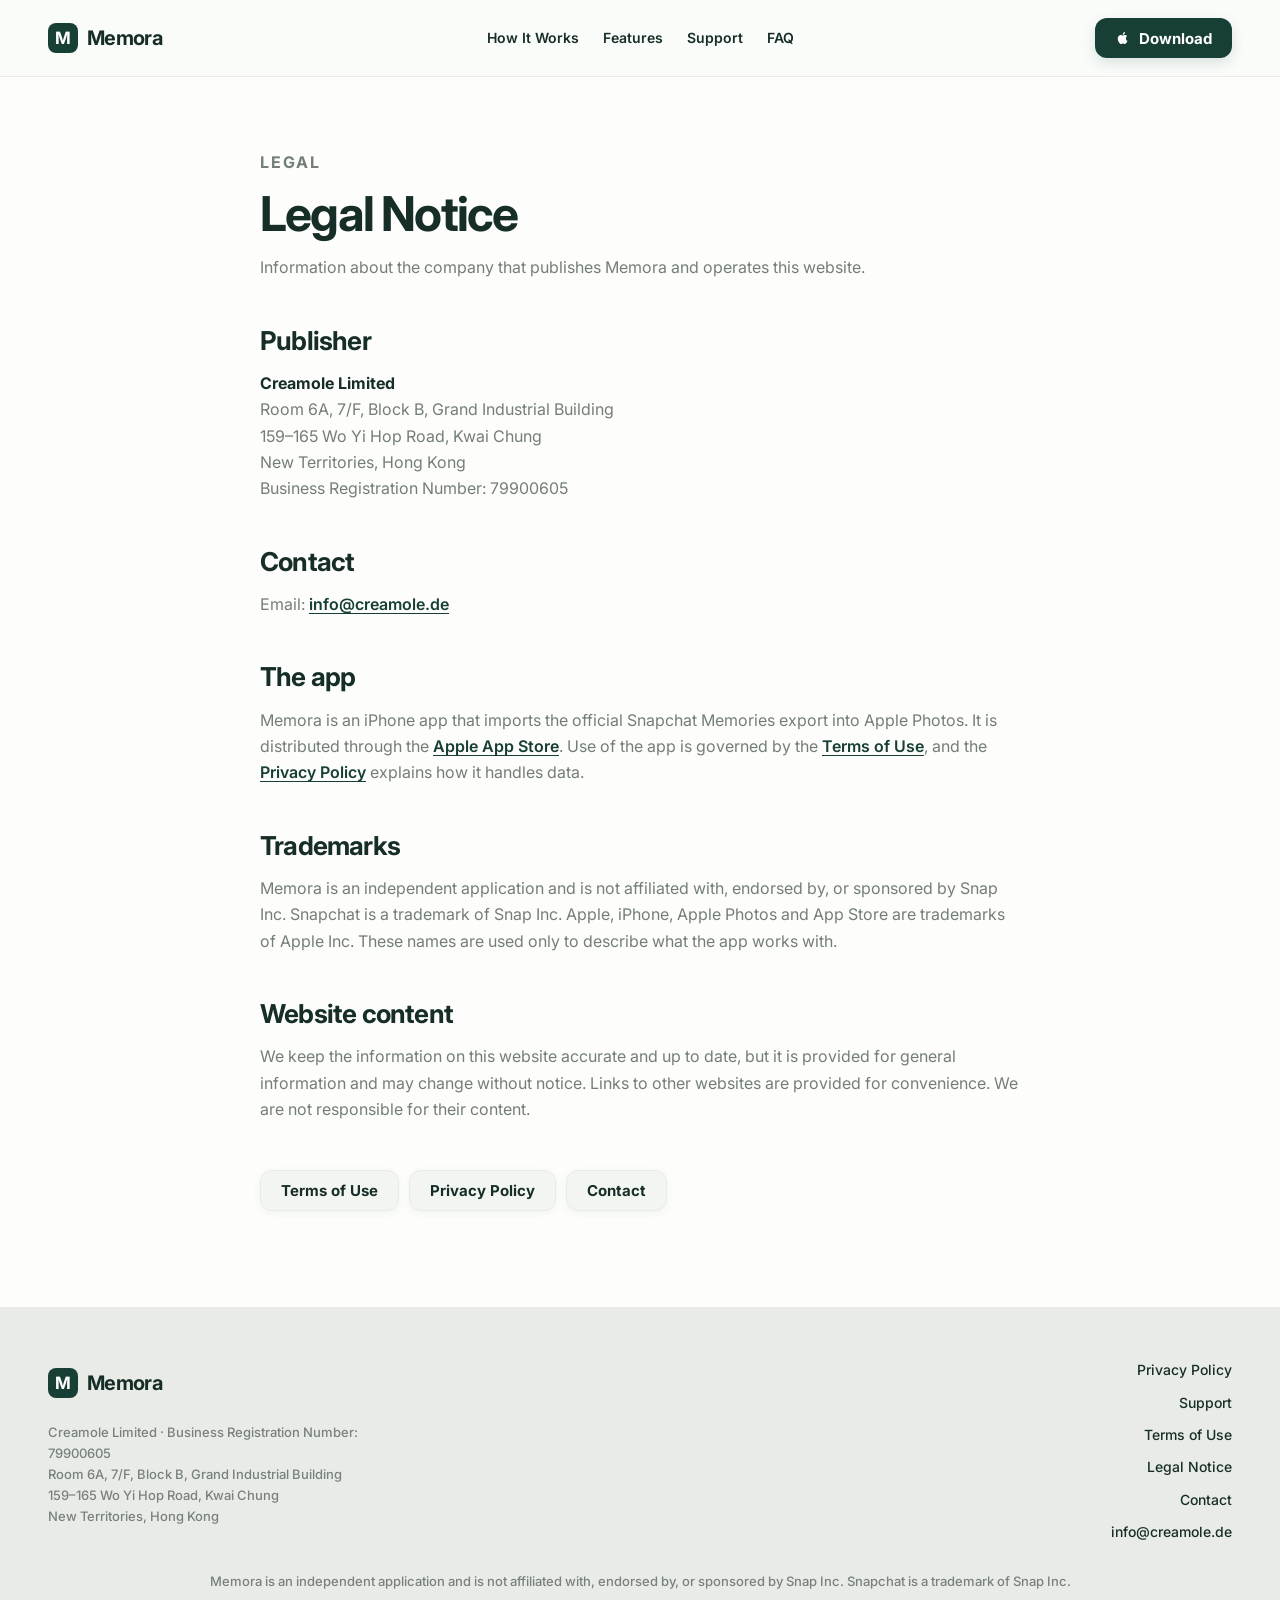
<file: legal.html>
<!doctype html>
<html lang="en">
<head>
<meta charset="utf-8">
<meta name="viewport" content="width=device-width, initial-scale=1">
<title>Legal Notice — Memora</title>
<meta name="description" content="Legal notice for Memora: publisher, company registration, address and contact details.">
<link rel="preconnect" href="https://fonts.googleapis.com">
<link rel="preconnect" href="https://fonts.gstatic.com" crossorigin>
<link href="https://fonts.googleapis.com/css2?family=Inter:wght@400;500;600;700;800&display=swap" rel="stylesheet">
<link rel="stylesheet" href="styles.css">
</head>
<body>
<svg width="0" height="0" style="position:absolute" aria-hidden="true">
<symbol id="i-apple" viewBox="0 0 24 24"><path fill="currentColor" d="M16.37 12.6c-.02-2.27 1.85-3.36 1.94-3.42-1.06-1.55-2.7-1.76-3.28-1.78-1.4-.14-2.73.82-3.44.82-.71 0-1.8-.8-2.96-.78-1.52.02-2.93.89-3.71 2.25-1.58 2.75-.4 6.82 1.14 9.05.75 1.09 1.65 2.32 2.82 2.27 1.13-.05 1.56-.73 2.93-.73 1.37 0 1.75.73 2.95.71 1.22-.02 1.99-1.11 2.73-2.21.86-1.27 1.22-2.5 1.24-2.56-.03-.01-2.37-.91-2.4-3.62zM14.12 5.94c.62-.76 1.04-1.81.93-2.86-.9.04-1.99.6-2.63 1.35-.58.67-1.08 1.74-.95 2.77 1 .08 2.03-.51 2.65-1.26z"/></symbol>
<symbol id="i-files" viewBox="0 0 24 24"><path d="M 6 0 C 6.53 0 7.039 0.211 7.414 0.586 L 11.414 4.586 C 11.789 4.961 12 5.47 12 6 L 12 13 C 12 14.105 11.105 15 10 15 L 2 15 C 0.895 15 0 14.105 0 13 L 0 2 C 0 0.895 0.895 0 2 0 Z" transform="translate(9 2)"/><path d="M 0 0 L 0 4 C 0 5.105 0.895 6 2 6 L 6 6" transform="translate(15 2)"/><path d="M 2 0 C 0.895 0 0 0.895 0 2 L 0 13 C 0 14.105 0.895 15 2 15 L 10 15 C 10.715 15 11.375 14.619 11.732 14" transform="translate(3 7)"/></symbol>
<symbol id="i-lock" viewBox="0 0 24 24"><path d="M 2 11 C 0.895 11 0 10.105 0 9 L 0 2 C 0 0.895 0.895 0 2 0 L 16 0 C 17.105 0 18 0.895 18 2 L 18 9 C 18 10.105 17.105 11 16 11 Z" transform="translate(3 11)"/><path d="M 0 9 L 0 5 C 0 2.239 2.239 0 5 0 C 7.761 0 10 2.239 10 5 L 10 9" transform="translate(7 2)"/></symbol>
<symbol id="i-shield-check" viewBox="0 0 24 24"><path d="M 16 10.997 C 16 15.997 12.5 18.497 8.34 19.947 C 8.122 20.021 7.886 20.017 7.67 19.937 C 3.5 18.497 0 15.997 0 10.997 L 0 3.997 C 0 3.445 0.448 2.997 1 2.997 C 3 2.997 5.5 1.797 7.24 0.277 C 7.678 -0.097 8.322 -0.097 8.76 0.277 C 10.51 1.807 13 2.997 15 2.997 C 15.552 2.997 16 3.445 16 3.997 Z" transform="translate(4 2.003)"/><path d="M 0 2 L 2 4 L 6 0" transform="translate(9 10)"/></symbol>
<symbol id="i-circle-check" viewBox="0 0 24 24"><path d="M 0 10 C 0 4.477 4.477 0 10 0 C 15.523 0 20 4.477 20 10 C 20 15.523 15.523 20 10 20 C 4.477 20 0 15.523 0 10 Z" transform="translate(2 2)"/><path d="M 0 2 L 2 4 L 6 0" transform="translate(9 10)"/></symbol>
</svg>

<header class="nav" id="top">
  <div class="nav__inner">
    <a class="brand" href="/" aria-label="Memora home"><span class="brand__mark">M</span><span class="brand__name">Memora</span></a>
    <nav class="nav__links" id="nav-links" aria-label="Main">
      <a href="/#how-it-works">How It Works</a>
      <a href="/#features">Features</a>
      <a href="/support">Support</a>
      <a href="/#faq">FAQ</a>
    </nav>
    <a class="btn btn--primary nav__cta" href="https://apps.apple.com/app/id6816244455"><svg class="apple" aria-hidden="true"><use href="#i-apple"/></svg>Download</a>
    <button class="nav__toggle" type="button" aria-expanded="false" aria-controls="nav-links" aria-label="Open menu"><span></span><span></span></button>
  </div>
</header>

<main>
  <div class="wrap">
    <article class="doc">
      <p class="eyebrow">Legal</p>
      <h1>Legal Notice</h1>
      <p class="lead">Information about the company that publishes Memora and operates this website.</p>

      <h2>Publisher</h2>
      <address>
        <strong>Creamole Limited</strong><br>
        Room 6A, 7/F, Block B, Grand Industrial Building<br>
        159–165 Wo Yi Hop Road, Kwai Chung<br>
        New Territories, Hong Kong
      </address>
      <p>Business Registration Number: 79900605</p>

      <h2>Contact</h2>
      <p>Email: <a href="mailto:info@creamole.de">info@creamole.de</a></p>

      <h2>The app</h2>
      <p>Memora is an iPhone app that imports the official Snapchat Memories export into Apple Photos. It is distributed through the <a href="https://apps.apple.com/app/id6816244455">Apple App Store</a>. Use of the app is governed by the <a href="/terms">Terms of Use</a>, and the <a href="/privacy">Privacy Policy</a> explains how it handles data.</p>

      <h2>Trademarks</h2>
      <p>Memora is an independent application and is not affiliated with, endorsed by, or sponsored by Snap Inc. Snapchat is a trademark of Snap Inc. Apple, iPhone, Apple Photos and App Store are trademarks of Apple Inc. These names are used only to describe what the app works with.</p>

      <h2>Website content</h2>
      <p>We keep the information on this website accurate and up to date, but it is provided for general information and may change without notice. Links to other websites are provided for convenience. We are not responsible for their content.</p>

      <div class="doc__links">
        <a class="btn btn--secondary" href="/terms">Terms of Use</a>
        <a class="btn btn--secondary" href="/privacy">Privacy Policy</a>
        <a class="btn btn--secondary" href="/contact">Contact</a>
      </div>
    </article>
  </div>
</main>

<footer class="footer">
  <div class="footer__top">
    <div class="footer__company">
      <a class="brand" href="/" aria-label="Memora home"><span class="brand__mark">M</span><span class="brand__name">Memora</span></a>
      <address>Creamole Limited · Business Registration Number: 79900605<br>Room 6A, 7/F, Block B, Grand Industrial Building<br>159–165 Wo Yi Hop Road, Kwai Chung<br>New Territories, Hong Kong</address>
    </div>
    <nav class="footer__links" aria-label="Footer">
      <a href="/privacy">Privacy Policy</a>
      <a href="/support">Support</a>
      <a href="/terms">Terms of Use</a>
      <a href="/legal">Legal Notice</a>
      <a href="/contact">Contact</a>
      <a href="mailto:info@creamole.de">info@creamole.de</a>
    </nav>
  </div>
  <p class="footer__disc">Memora is an independent application and is not affiliated with, endorsed by, or sponsored by Snap Inc. Snapchat is a trademark of Snap Inc.</p>
</footer>

<script src="script.js"></script>
</body>
</html>
</file>
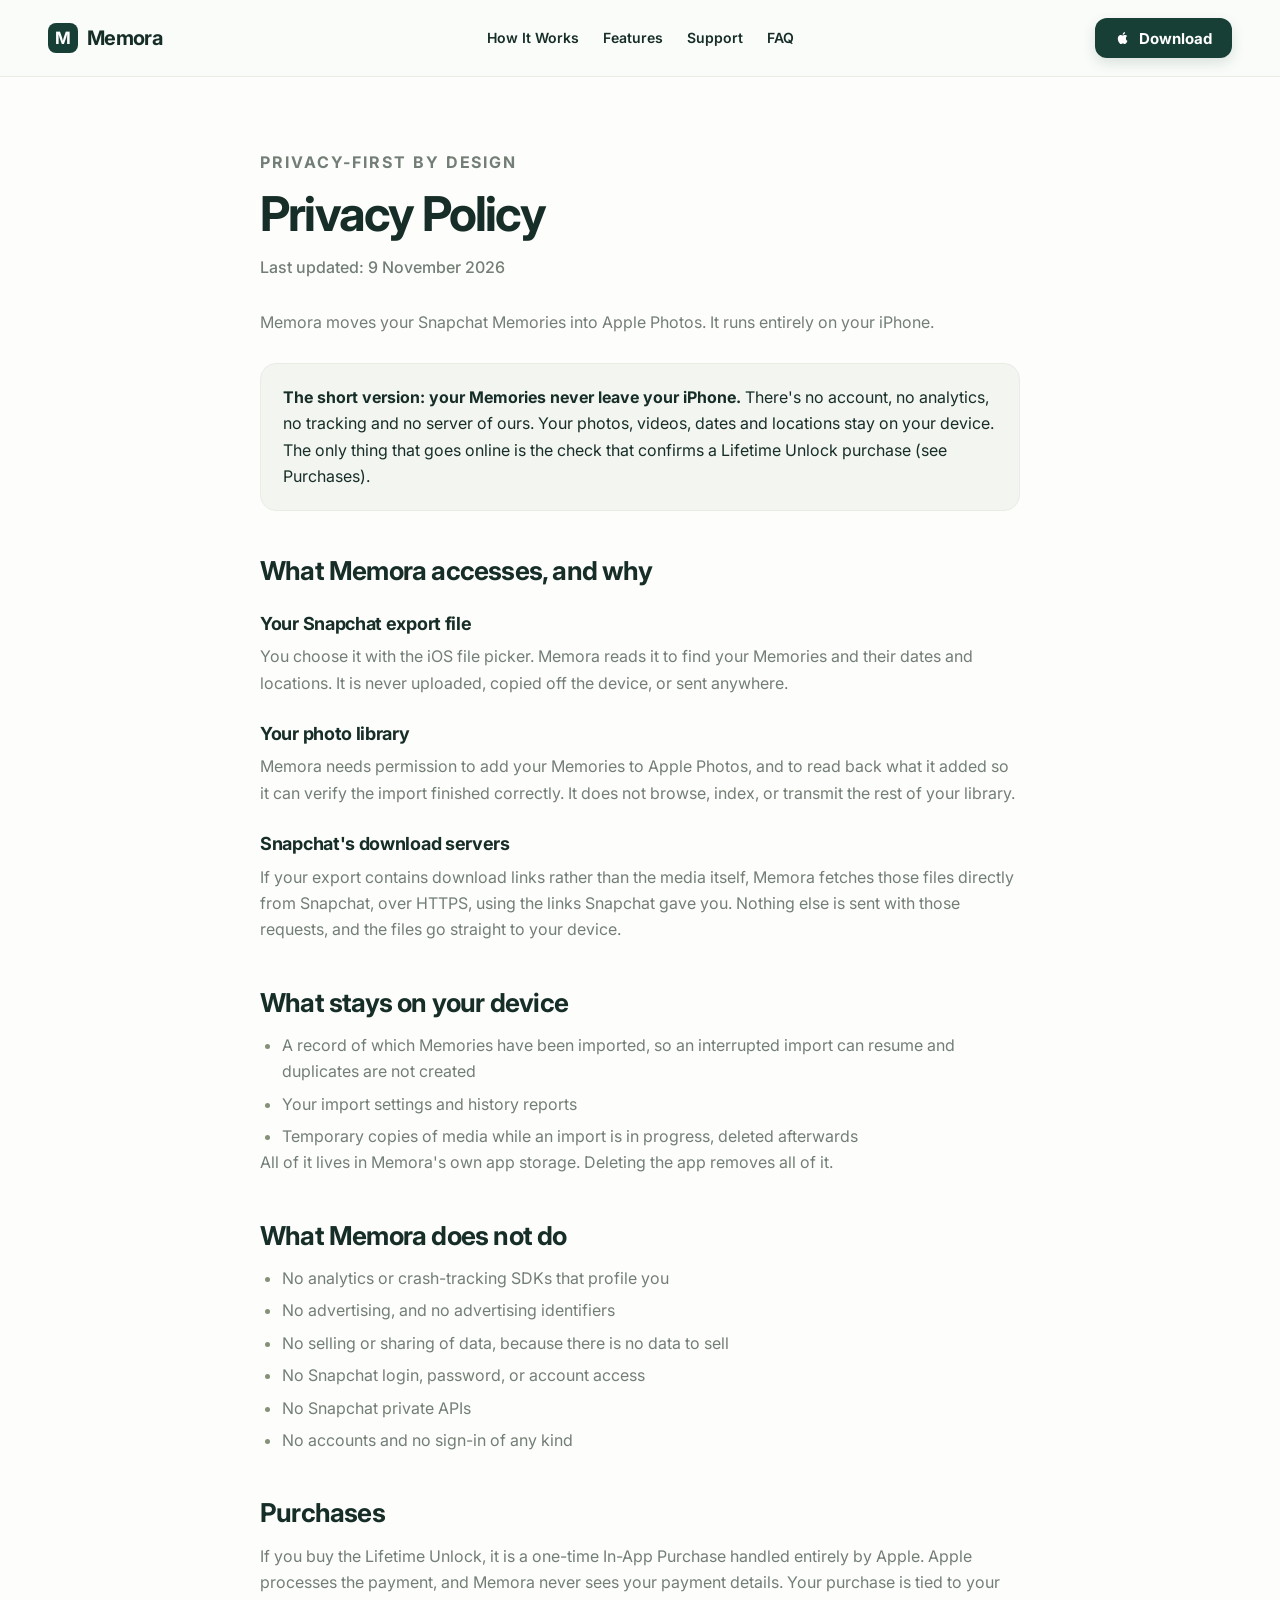
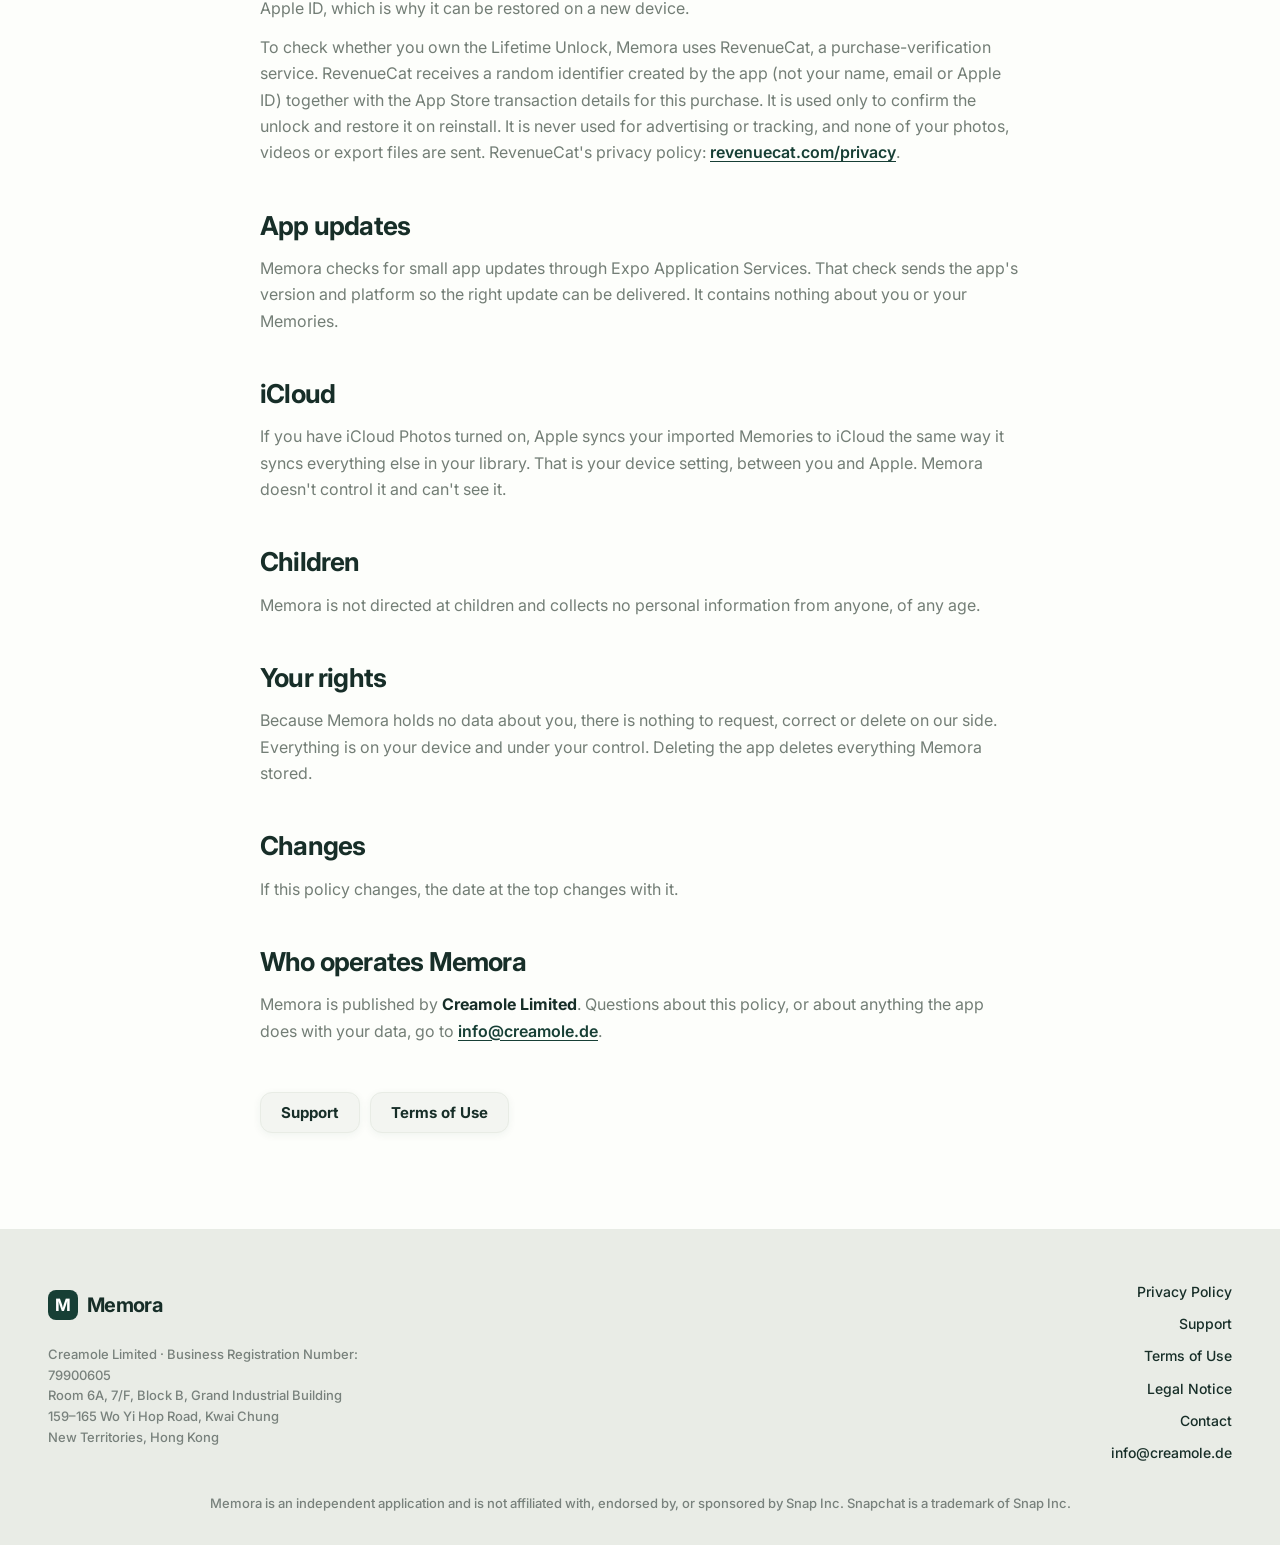
<file: privacy.html>
<!doctype html>
<html lang="en">
<head>
<meta charset="utf-8">
<meta name="viewport" content="width=device-width, initial-scale=1">
<title>Privacy Policy — Memora</title>
<meta name="description" content="Your Snapchat Memories never leave your iPhone. No account, no analytics, no tracking.">
<link rel="preconnect" href="https://fonts.googleapis.com">
<link rel="preconnect" href="https://fonts.gstatic.com" crossorigin>
<link href="https://fonts.googleapis.com/css2?family=Inter:wght@400;500;600;700;800&display=swap" rel="stylesheet">
<link rel="stylesheet" href="styles.css">
</head>
<body>
<svg width="0" height="0" style="position:absolute" aria-hidden="true">
<symbol id="i-apple" viewBox="0 0 24 24"><path fill="currentColor" d="M16.37 12.6c-.02-2.27 1.85-3.36 1.94-3.42-1.06-1.55-2.7-1.76-3.28-1.78-1.4-.14-2.73.82-3.44.82-.71 0-1.8-.8-2.96-.78-1.52.02-2.93.89-3.71 2.25-1.58 2.75-.4 6.82 1.14 9.05.75 1.09 1.65 2.32 2.82 2.27 1.13-.05 1.56-.73 2.93-.73 1.37 0 1.75.73 2.95.71 1.22-.02 1.99-1.11 2.73-2.21.86-1.27 1.22-2.5 1.24-2.56-.03-.01-2.37-.91-2.4-3.62zM14.12 5.94c.62-.76 1.04-1.81.93-2.86-.9.04-1.99.6-2.63 1.35-.58.67-1.08 1.74-.95 2.77 1 .08 2.03-.51 2.65-1.26z"/></symbol>
<symbol id="i-files" viewBox="0 0 24 24"><path d="M 6 0 C 6.53 0 7.039 0.211 7.414 0.586 L 11.414 4.586 C 11.789 4.961 12 5.47 12 6 L 12 13 C 12 14.105 11.105 15 10 15 L 2 15 C 0.895 15 0 14.105 0 13 L 0 2 C 0 0.895 0.895 0 2 0 Z" transform="translate(9 2)"/><path d="M 0 0 L 0 4 C 0 5.105 0.895 6 2 6 L 6 6" transform="translate(15 2)"/><path d="M 2 0 C 0.895 0 0 0.895 0 2 L 0 13 C 0 14.105 0.895 15 2 15 L 10 15 C 10.715 15 11.375 14.619 11.732 14" transform="translate(3 7)"/></symbol>
<symbol id="i-lock" viewBox="0 0 24 24"><path d="M 2 11 C 0.895 11 0 10.105 0 9 L 0 2 C 0 0.895 0.895 0 2 0 L 16 0 C 17.105 0 18 0.895 18 2 L 18 9 C 18 10.105 17.105 11 16 11 Z" transform="translate(3 11)"/><path d="M 0 9 L 0 5 C 0 2.239 2.239 0 5 0 C 7.761 0 10 2.239 10 5 L 10 9" transform="translate(7 2)"/></symbol>
<symbol id="i-shield-check" viewBox="0 0 24 24"><path d="M 16 10.997 C 16 15.997 12.5 18.497 8.34 19.947 C 8.122 20.021 7.886 20.017 7.67 19.937 C 3.5 18.497 0 15.997 0 10.997 L 0 3.997 C 0 3.445 0.448 2.997 1 2.997 C 3 2.997 5.5 1.797 7.24 0.277 C 7.678 -0.097 8.322 -0.097 8.76 0.277 C 10.51 1.807 13 2.997 15 2.997 C 15.552 2.997 16 3.445 16 3.997 Z" transform="translate(4 2.003)"/><path d="M 0 2 L 2 4 L 6 0" transform="translate(9 10)"/></symbol>
<symbol id="i-circle-check" viewBox="0 0 24 24"><path d="M 0 10 C 0 4.477 4.477 0 10 0 C 15.523 0 20 4.477 20 10 C 20 15.523 15.523 20 10 20 C 4.477 20 0 15.523 0 10 Z" transform="translate(2 2)"/><path d="M 0 2 L 2 4 L 6 0" transform="translate(9 10)"/></symbol>
</svg>

<header class="nav" id="top">
  <div class="nav__inner">
    <a class="brand" href="/" aria-label="Memora home"><span class="brand__mark">M</span><span class="brand__name">Memora</span></a>
    <nav class="nav__links" id="nav-links" aria-label="Main">
      <a href="/#how-it-works">How It Works</a>
      <a href="/#features">Features</a>
      <a href="/support">Support</a>
      <a href="/#faq">FAQ</a>
    </nav>
    <a class="btn btn--primary nav__cta" href="https://apps.apple.com/app/id6816244455"><svg class="apple" aria-hidden="true"><use href="#i-apple"/></svg>Download</a>
    <button class="nav__toggle" type="button" aria-expanded="false" aria-controls="nav-links" aria-label="Open menu"><span></span><span></span></button>
  </div>
</header>

<main>
  <div class="wrap">
    <article class="doc">
      <p class="eyebrow">Privacy-first by design</p>
      <h1>Privacy Policy</h1>
      <p class="doc__updated">Last updated: 9 November 2026</p>
      <p class="lead">Memora moves your Snapchat Memories into Apple Photos. It runs entirely on your iPhone.</p>

      <div class="callout card-border">
        <p><strong>The short version: your Memories never leave your iPhone.</strong> There's no account, no analytics, no tracking and no server of ours. Your photos, videos, dates and locations stay on your device. The only thing that goes online is the check that confirms a Lifetime Unlock purchase (see Purchases).</p>
      </div>

      <h2>What Memora accesses, and why</h2>

      <h3>Your Snapchat export file</h3>
      <p>You choose it with the iOS file picker. Memora reads it to find your Memories and their dates and locations. It is never uploaded, copied off the device, or sent anywhere.</p>

      <h3>Your photo library</h3>
      <p>Memora needs permission to add your Memories to Apple Photos, and to read back what it added so it can verify the import finished correctly. It does not browse, index, or transmit the rest of your library.</p>

      <h3>Snapchat's download servers</h3>
      <p>If your export contains download links rather than the media itself, Memora fetches those files directly from Snapchat, over HTTPS, using the links Snapchat gave you. Nothing else is sent with those requests, and the files go straight to your device.</p>

      <h2>What stays on your device</h2>
      <ul>
        <li>A record of which Memories have been imported, so an interrupted import can resume and duplicates are not created</li>
        <li>Your import settings and history reports</li>
        <li>Temporary copies of media while an import is in progress, deleted afterwards</li>
      </ul>
      <p>All of it lives in Memora's own app storage. Deleting the app removes all of it.</p>

      <h2>What Memora does not do</h2>
      <ul>
        <li>No analytics or crash-tracking SDKs that profile you</li>
        <li>No advertising, and no advertising identifiers</li>
        <li>No selling or sharing of data, because there is no data to sell</li>
        <li>No Snapchat login, password, or account access</li>
        <li>No Snapchat private APIs</li>
        <li>No accounts and no sign-in of any kind</li>
      </ul>

      <h2>Purchases</h2>
      <p>If you buy the Lifetime Unlock, it is a one-time In-App Purchase handled entirely by Apple. Apple processes the payment, and Memora never sees your payment details. Your purchase is tied to your Apple ID, which is why it can be restored on a new device.</p>
      <p>To check whether you own the Lifetime Unlock, Memora uses RevenueCat, a purchase-verification service. RevenueCat receives a random identifier created by the app (not your name, email or Apple ID) together with the App Store transaction details for this purchase. It is used only to confirm the unlock and restore it on reinstall. It is never used for advertising or tracking, and none of your photos, videos or export files are sent. RevenueCat's privacy policy: <a href="https://www.revenuecat.com/privacy">revenuecat.com/privacy</a>.</p>

      <h2>App updates</h2>
      <p>Memora checks for small app updates through Expo Application Services. That check sends the app's version and platform so the right update can be delivered. It contains nothing about you or your Memories.</p>

      <h2>iCloud</h2>
      <p>If you have iCloud Photos turned on, Apple syncs your imported Memories to iCloud the same way it syncs everything else in your library. That is your device setting, between you and Apple. Memora doesn't control it and can't see it.</p>

      <h2>Children</h2>
      <p>Memora is not directed at children and collects no personal information from anyone, of any age.</p>

      <h2>Your rights</h2>
      <p>Because Memora holds no data about you, there is nothing to request, correct or delete on our side. Everything is on your device and under your control. Deleting the app deletes everything Memora stored.</p>

      <h2>Changes</h2>
      <p>If this policy changes, the date at the top changes with it.</p>

      <h2>Who operates Memora</h2>
      <p>Memora is published by <strong>Creamole Limited</strong>. Questions about this policy, or about anything the app does with your data, go to <a href="mailto:info@creamole.de">info@creamole.de</a>.</p>

      <div class="doc__links">
        <a class="btn btn--secondary" href="/support">Support</a>
        <a class="btn btn--secondary" href="/terms">Terms of Use</a>
      </div>
    </article>
  </div>
</main>

<footer class="footer">
  <div class="footer__top">
    <div class="footer__company">
      <a class="brand" href="/" aria-label="Memora home"><span class="brand__mark">M</span><span class="brand__name">Memora</span></a>
      <address>Creamole Limited · Business Registration Number: 79900605<br>Room 6A, 7/F, Block B, Grand Industrial Building<br>159–165 Wo Yi Hop Road, Kwai Chung<br>New Territories, Hong Kong</address>
    </div>
    <nav class="footer__links" aria-label="Footer">
      <a href="/privacy">Privacy Policy</a>
      <a href="/support">Support</a>
      <a href="/terms">Terms of Use</a>
      <a href="/legal">Legal Notice</a>
      <a href="/contact">Contact</a>
      <a href="mailto:info@creamole.de">info@creamole.de</a>
    </nav>
  </div>
  <p class="footer__disc">Memora is an independent application and is not affiliated with, endorsed by, or sponsored by Snap Inc. Snapchat is a trademark of Snap Inc.</p>
</footer>

<script src="script.js"></script>
</body>
</html>
</file>
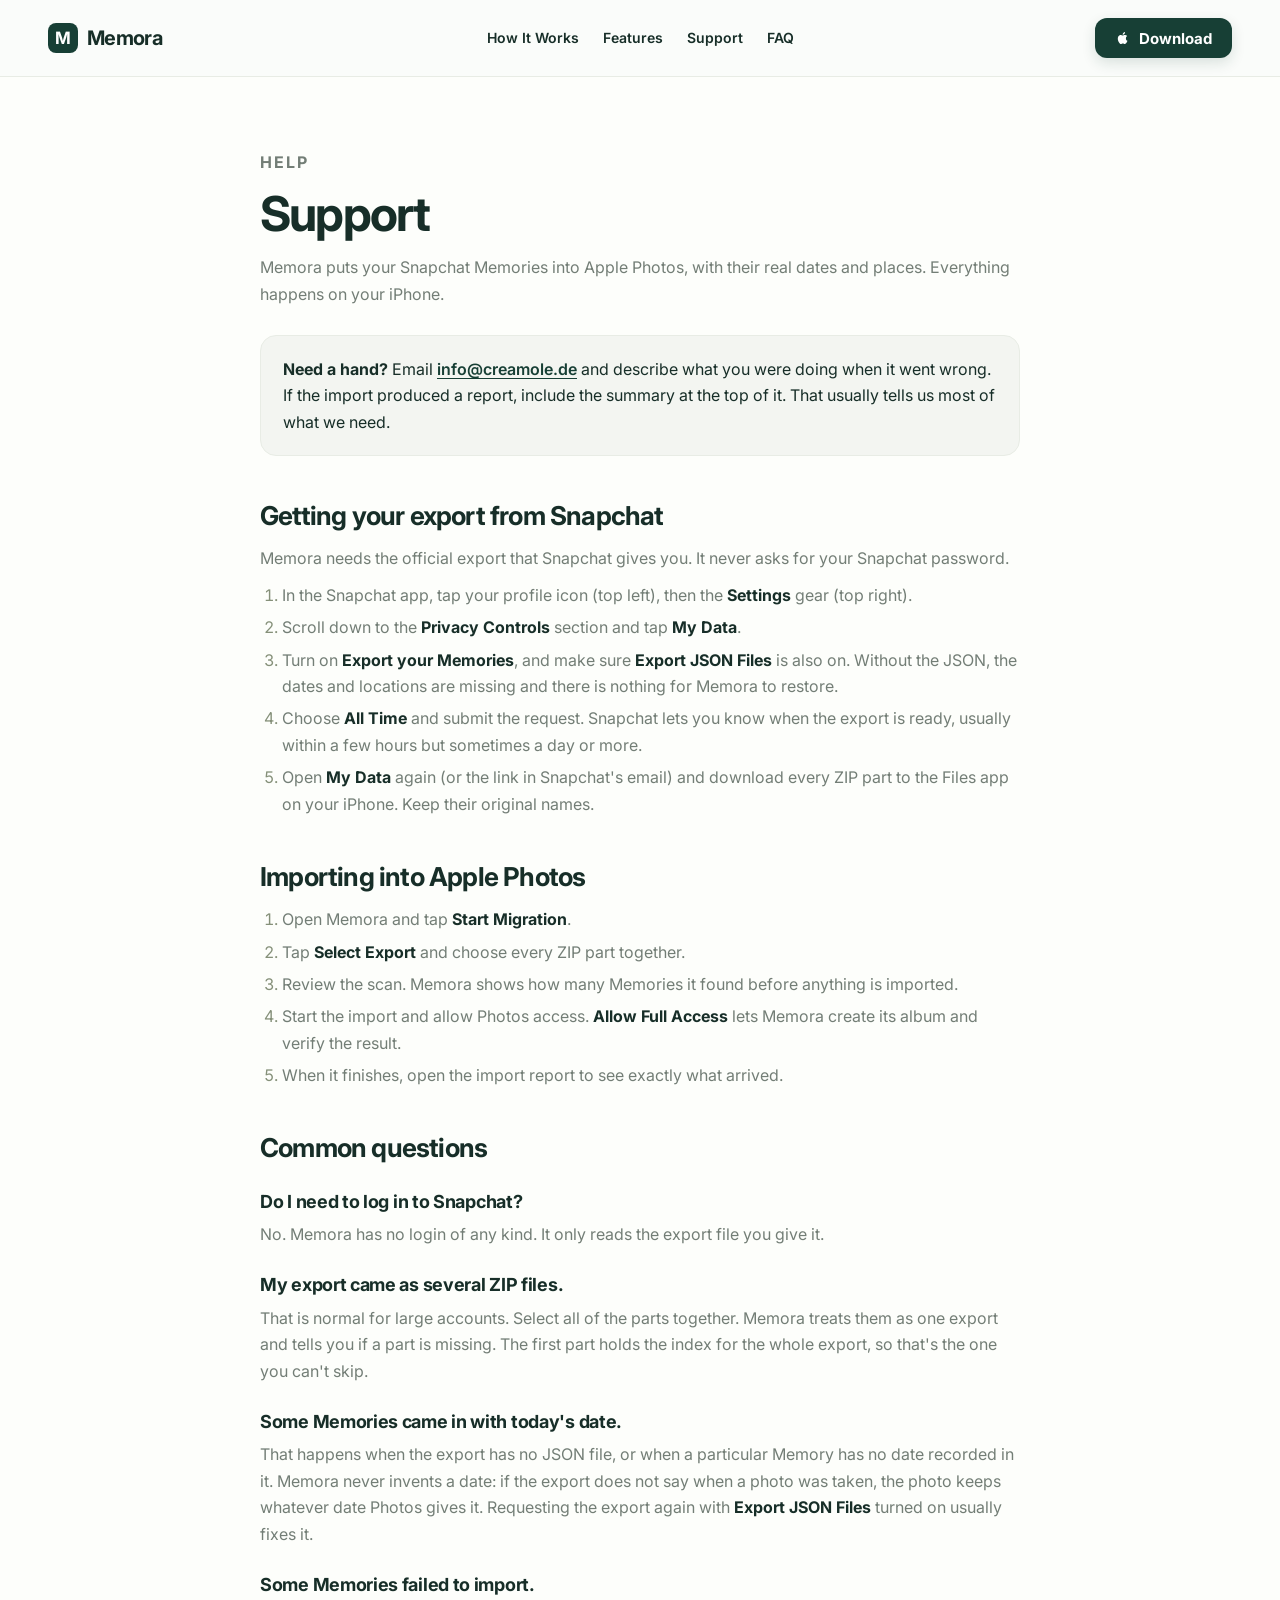
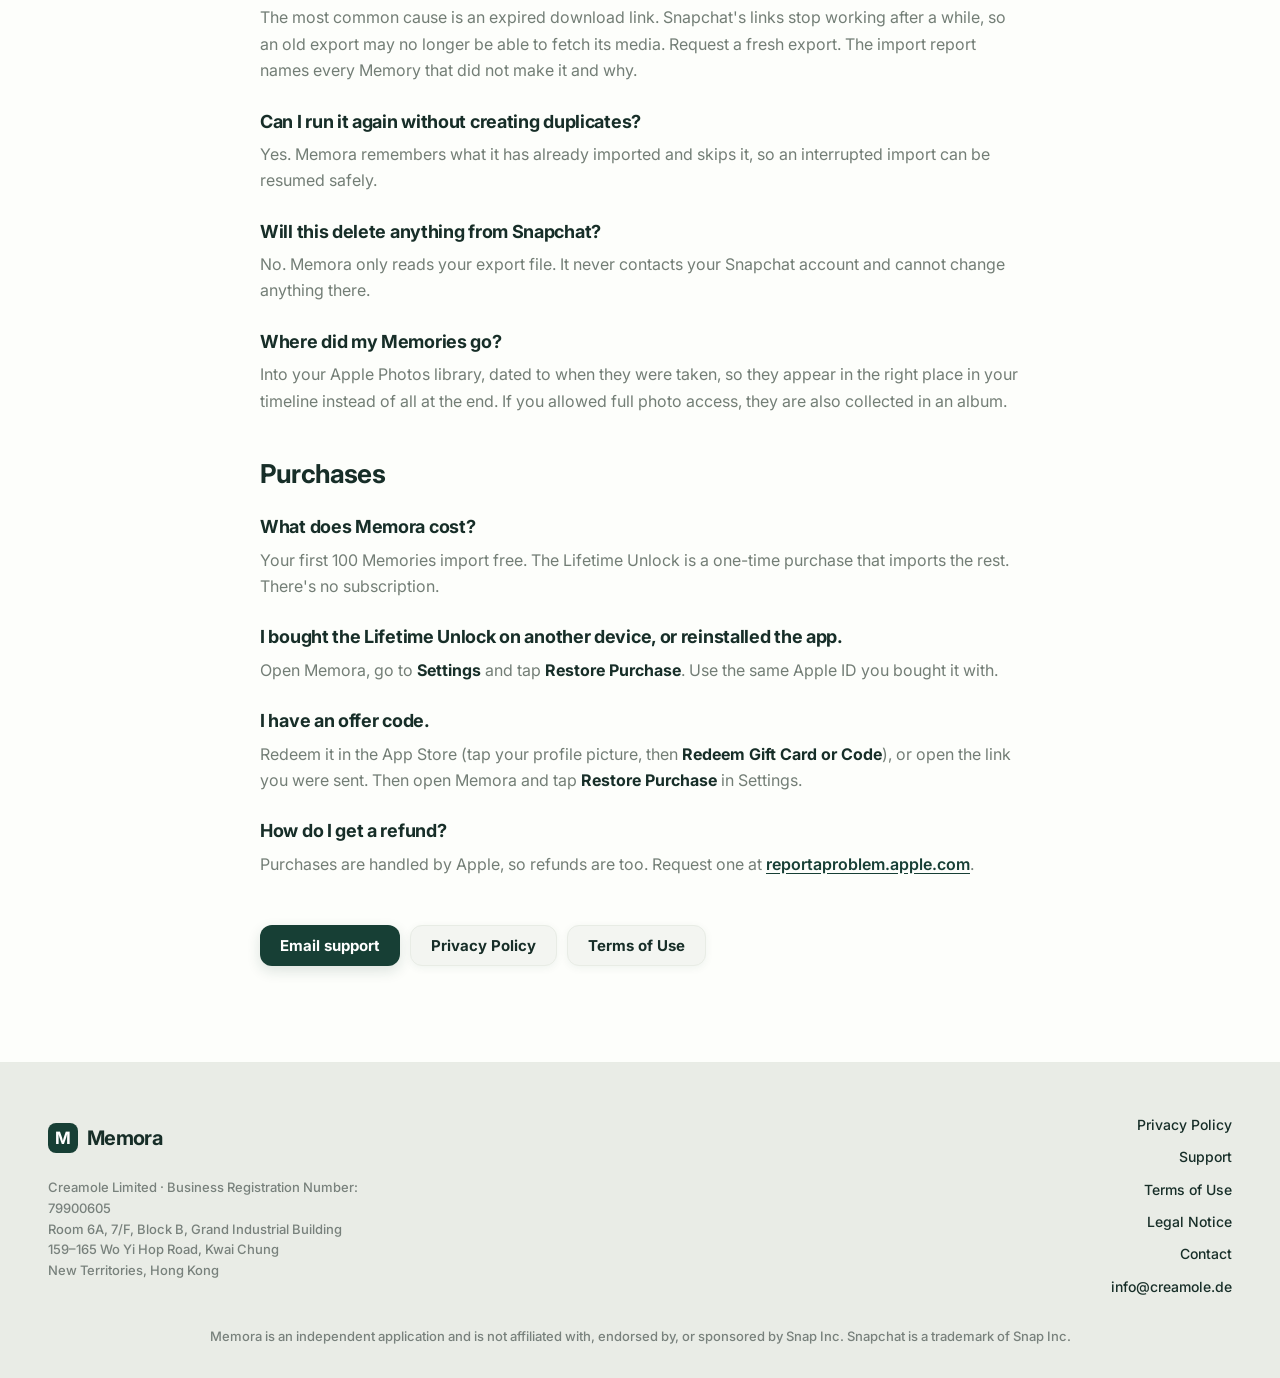
<file: support.html>
<!doctype html>
<html lang="en">
<head>
<meta charset="utf-8">
<meta name="viewport" content="width=device-width, initial-scale=1">
<title>Support — Memora</title>
<meta name="description" content="Help with importing your Snapchat Memories into Apple Photos with Memora: getting your export, multi-part ZIPs, dates, failed items and purchases.">
<link rel="preconnect" href="https://fonts.googleapis.com">
<link rel="preconnect" href="https://fonts.gstatic.com" crossorigin>
<link href="https://fonts.googleapis.com/css2?family=Inter:wght@400;500;600;700;800&display=swap" rel="stylesheet">
<link rel="stylesheet" href="styles.css">
</head>
<body>
<svg width="0" height="0" style="position:absolute" aria-hidden="true">
<symbol id="i-apple" viewBox="0 0 24 24"><path fill="currentColor" d="M16.37 12.6c-.02-2.27 1.85-3.36 1.94-3.42-1.06-1.55-2.7-1.76-3.28-1.78-1.4-.14-2.73.82-3.44.82-.71 0-1.8-.8-2.96-.78-1.52.02-2.93.89-3.71 2.25-1.58 2.75-.4 6.82 1.14 9.05.75 1.09 1.65 2.32 2.82 2.27 1.13-.05 1.56-.73 2.93-.73 1.37 0 1.75.73 2.95.71 1.22-.02 1.99-1.11 2.73-2.21.86-1.27 1.22-2.5 1.24-2.56-.03-.01-2.37-.91-2.4-3.62zM14.12 5.94c.62-.76 1.04-1.81.93-2.86-.9.04-1.99.6-2.63 1.35-.58.67-1.08 1.74-.95 2.77 1 .08 2.03-.51 2.65-1.26z"/></symbol>
<symbol id="i-files" viewBox="0 0 24 24"><path d="M 6 0 C 6.53 0 7.039 0.211 7.414 0.586 L 11.414 4.586 C 11.789 4.961 12 5.47 12 6 L 12 13 C 12 14.105 11.105 15 10 15 L 2 15 C 0.895 15 0 14.105 0 13 L 0 2 C 0 0.895 0.895 0 2 0 Z" transform="translate(9 2)"/><path d="M 0 0 L 0 4 C 0 5.105 0.895 6 2 6 L 6 6" transform="translate(15 2)"/><path d="M 2 0 C 0.895 0 0 0.895 0 2 L 0 13 C 0 14.105 0.895 15 2 15 L 10 15 C 10.715 15 11.375 14.619 11.732 14" transform="translate(3 7)"/></symbol>
<symbol id="i-lock" viewBox="0 0 24 24"><path d="M 2 11 C 0.895 11 0 10.105 0 9 L 0 2 C 0 0.895 0.895 0 2 0 L 16 0 C 17.105 0 18 0.895 18 2 L 18 9 C 18 10.105 17.105 11 16 11 Z" transform="translate(3 11)"/><path d="M 0 9 L 0 5 C 0 2.239 2.239 0 5 0 C 7.761 0 10 2.239 10 5 L 10 9" transform="translate(7 2)"/></symbol>
<symbol id="i-shield-check" viewBox="0 0 24 24"><path d="M 16 10.997 C 16 15.997 12.5 18.497 8.34 19.947 C 8.122 20.021 7.886 20.017 7.67 19.937 C 3.5 18.497 0 15.997 0 10.997 L 0 3.997 C 0 3.445 0.448 2.997 1 2.997 C 3 2.997 5.5 1.797 7.24 0.277 C 7.678 -0.097 8.322 -0.097 8.76 0.277 C 10.51 1.807 13 2.997 15 2.997 C 15.552 2.997 16 3.445 16 3.997 Z" transform="translate(4 2.003)"/><path d="M 0 2 L 2 4 L 6 0" transform="translate(9 10)"/></symbol>
<symbol id="i-circle-check" viewBox="0 0 24 24"><path d="M 0 10 C 0 4.477 4.477 0 10 0 C 15.523 0 20 4.477 20 10 C 20 15.523 15.523 20 10 20 C 4.477 20 0 15.523 0 10 Z" transform="translate(2 2)"/><path d="M 0 2 L 2 4 L 6 0" transform="translate(9 10)"/></symbol>
</svg>

<header class="nav" id="top">
  <div class="nav__inner">
    <a class="brand" href="/" aria-label="Memora home"><span class="brand__mark">M</span><span class="brand__name">Memora</span></a>
    <nav class="nav__links" id="nav-links" aria-label="Main">
      <a href="/#how-it-works">How It Works</a>
      <a href="/#features">Features</a>
      <a href="/support">Support</a>
      <a href="/#faq">FAQ</a>
    </nav>
    <a class="btn btn--primary nav__cta" href="https://apps.apple.com/app/id6816244455"><svg class="apple" aria-hidden="true"><use href="#i-apple"/></svg>Download</a>
    <button class="nav__toggle" type="button" aria-expanded="false" aria-controls="nav-links" aria-label="Open menu"><span></span><span></span></button>
  </div>
</header>

<main>
  <div class="wrap">
    <article class="doc">
      <p class="eyebrow">Help</p>
      <h1>Support</h1>
      <p class="lead">Memora puts your Snapchat Memories into Apple Photos, with their real dates and places. Everything happens on your iPhone.</p>

      <div class="callout card-border">
        <p><strong>Need a hand?</strong> Email <a href="mailto:info@creamole.de">info@creamole.de</a> and describe what you were doing when it went wrong. If the import produced a report, include the summary at the top of it. That usually tells us most of what we need.</p>
      </div>

      <h2>Getting your export from Snapchat</h2>
      <p>Memora needs the official export that Snapchat gives you. It never asks for your Snapchat password.</p>
      <ol>
        <li>In the Snapchat app, tap your profile icon (top left), then the <strong>Settings</strong> gear (top right).</li>
        <li>Scroll down to the <strong>Privacy Controls</strong> section and tap <strong>My Data</strong>.</li>
        <li>Turn on <strong>Export your Memories</strong>, and make sure <strong>Export JSON Files</strong> is also on. Without the JSON, the dates and locations are missing and there is nothing for Memora to restore.</li>
        <li>Choose <strong>All Time</strong> and submit the request. Snapchat lets you know when the export is ready, usually within a few hours but sometimes a day or more.</li>
        <li>Open <strong>My Data</strong> again (or the link in Snapchat's email) and download every ZIP part to the Files app on your iPhone. Keep their original names.</li>
      </ol>

      <h2>Importing into Apple Photos</h2>
      <ol>
        <li>Open Memora and tap <strong>Start Migration</strong>.</li>
        <li>Tap <strong>Select Export</strong> and choose every ZIP part together.</li>
        <li>Review the scan. Memora shows how many Memories it found before anything is imported.</li>
        <li>Start the import and allow Photos access. <strong>Allow Full Access</strong> lets Memora create its album and verify the result.</li>
        <li>When it finishes, open the import report to see exactly what arrived.</li>
      </ol>

      <h2>Common questions</h2>

      <h3>Do I need to log in to Snapchat?</h3>
      <p>No. Memora has no login of any kind. It only reads the export file you give it.</p>

      <h3>My export came as several ZIP files.</h3>
      <p>That is normal for large accounts. Select all of the parts together. Memora treats them as one export and tells you if a part is missing. The first part holds the index for the whole export, so that's the one you can't skip.</p>

      <h3>Some Memories came in with today's date.</h3>
      <p>That happens when the export has no JSON file, or when a particular Memory has no date recorded in it. Memora never invents a date: if the export does not say when a photo was taken, the photo keeps whatever date Photos gives it. Requesting the export again with <strong>Export JSON Files</strong> turned on usually fixes it.</p>

      <h3>Some Memories failed to import.</h3>
      <p>The most common cause is an expired download link. Snapchat's links stop working after a while, so an old export may no longer be able to fetch its media. Request a fresh export. The import report names every Memory that did not make it and why.</p>

      <h3>Can I run it again without creating duplicates?</h3>
      <p>Yes. Memora remembers what it has already imported and skips it, so an interrupted import can be resumed safely.</p>

      <h3>Will this delete anything from Snapchat?</h3>
      <p>No. Memora only reads your export file. It never contacts your Snapchat account and cannot change anything there.</p>

      <h3>Where did my Memories go?</h3>
      <p>Into your Apple Photos library, dated to when they were taken, so they appear in the right place in your timeline instead of all at the end. If you allowed full photo access, they are also collected in an album.</p>

      <h2>Purchases</h2>

      <h3>What does Memora cost?</h3>
      <p>Your first 100 Memories import free. The Lifetime Unlock is a one-time purchase that imports the rest. There's no subscription.</p>

      <h3>I bought the Lifetime Unlock on another device, or reinstalled the app.</h3>
      <p>Open Memora, go to <strong>Settings</strong> and tap <strong>Restore Purchase</strong>. Use the same Apple ID you bought it with.</p>

      <h3>I have an offer code.</h3>
      <p>Redeem it in the App Store (tap your profile picture, then <strong>Redeem Gift Card or Code</strong>), or open the link you were sent. Then open Memora and tap <strong>Restore Purchase</strong> in Settings.</p>

      <h3>How do I get a refund?</h3>
      <p>Purchases are handled by Apple, so refunds are too. Request one at <a href="https://reportaproblem.apple.com">reportaproblem.apple.com</a>.</p>

      <div class="doc__links">
        <a class="btn btn--primary" href="mailto:info@creamole.de">Email support</a>
        <a class="btn btn--secondary" href="/privacy">Privacy Policy</a>
        <a class="btn btn--secondary" href="/terms">Terms of Use</a>
      </div>
    </article>
  </div>
</main>

<footer class="footer">
  <div class="footer__top">
    <div class="footer__company">
      <a class="brand" href="/" aria-label="Memora home"><span class="brand__mark">M</span><span class="brand__name">Memora</span></a>
      <address>Creamole Limited · Business Registration Number: 79900605<br>Room 6A, 7/F, Block B, Grand Industrial Building<br>159–165 Wo Yi Hop Road, Kwai Chung<br>New Territories, Hong Kong</address>
    </div>
    <nav class="footer__links" aria-label="Footer">
      <a href="/privacy">Privacy Policy</a>
      <a href="/support">Support</a>
      <a href="/terms">Terms of Use</a>
      <a href="/legal">Legal Notice</a>
      <a href="/contact">Contact</a>
      <a href="mailto:info@creamole.de">info@creamole.de</a>
    </nav>
  </div>
  <p class="footer__disc">Memora is an independent application and is not affiliated with, endorsed by, or sponsored by Snap Inc. Snapchat is a trademark of Snap Inc.</p>
</footer>

<script src="script.js"></script>
</body>
</html>
</file>
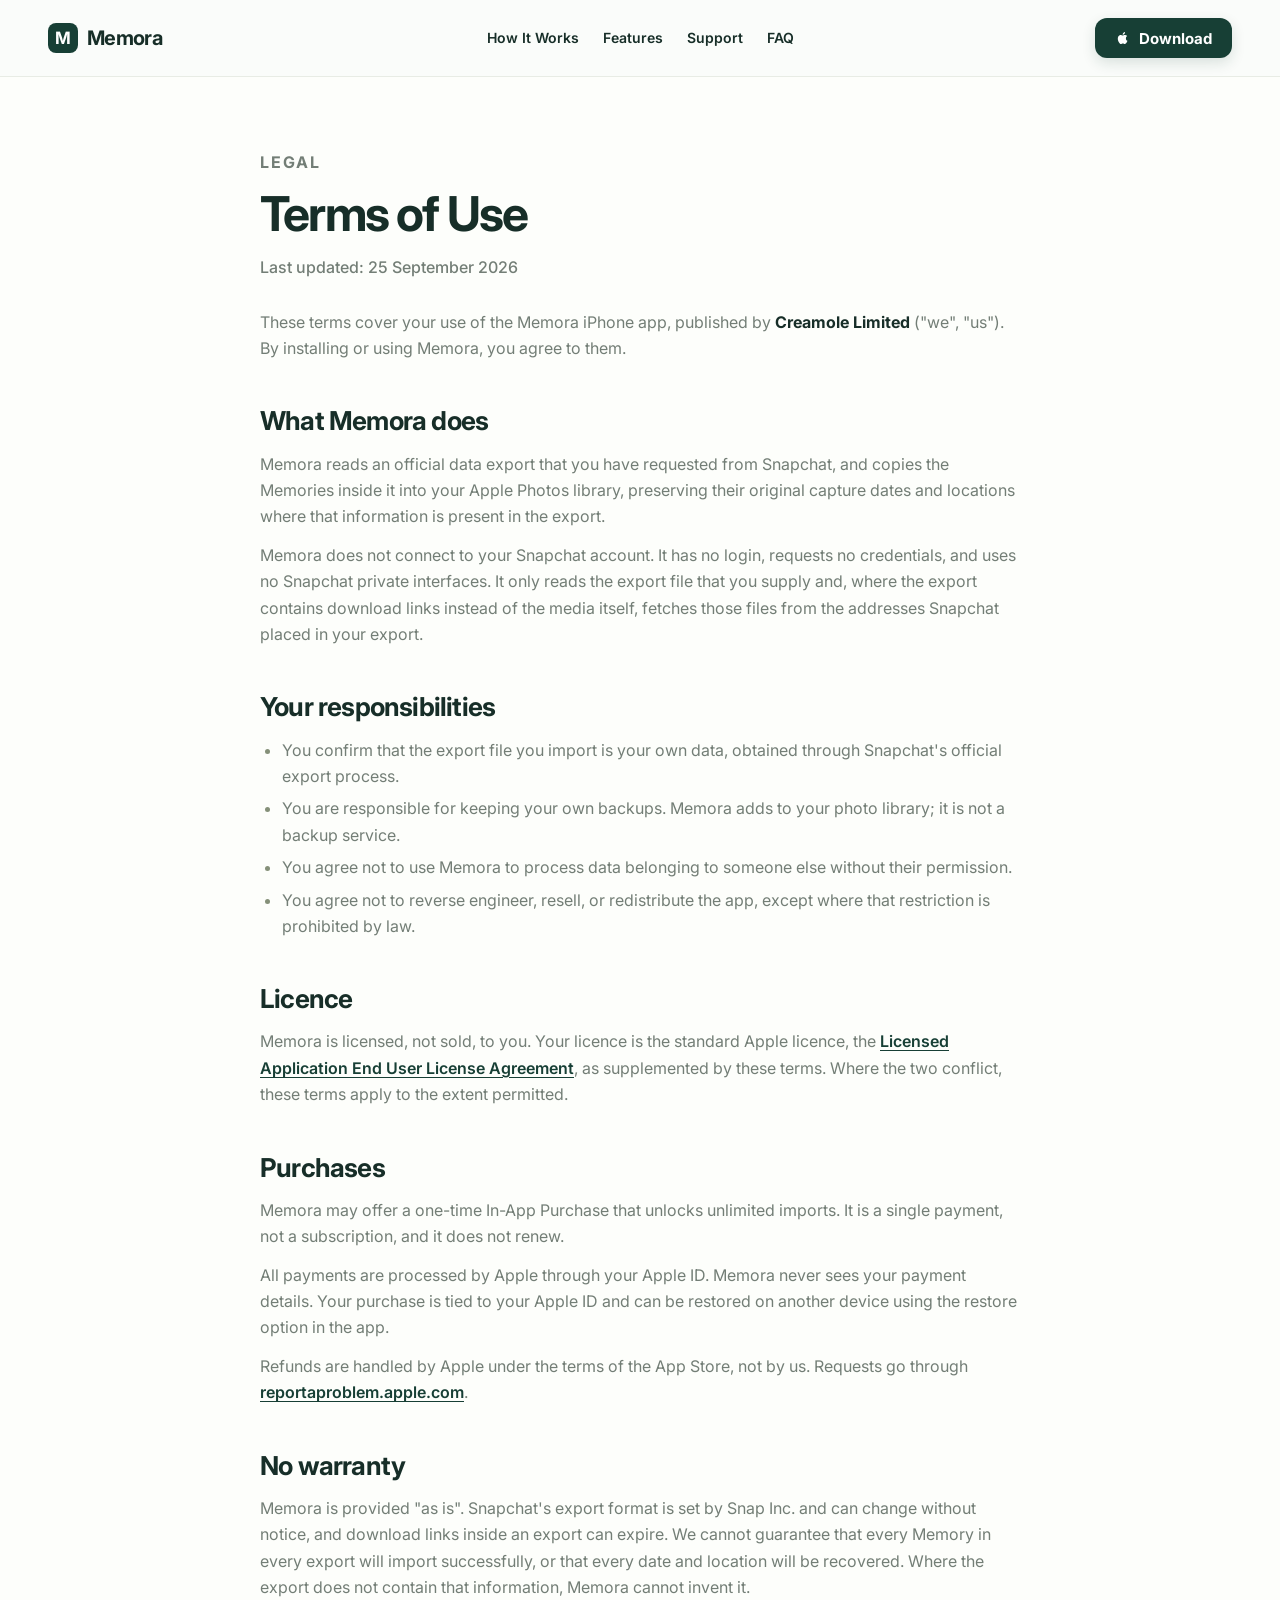
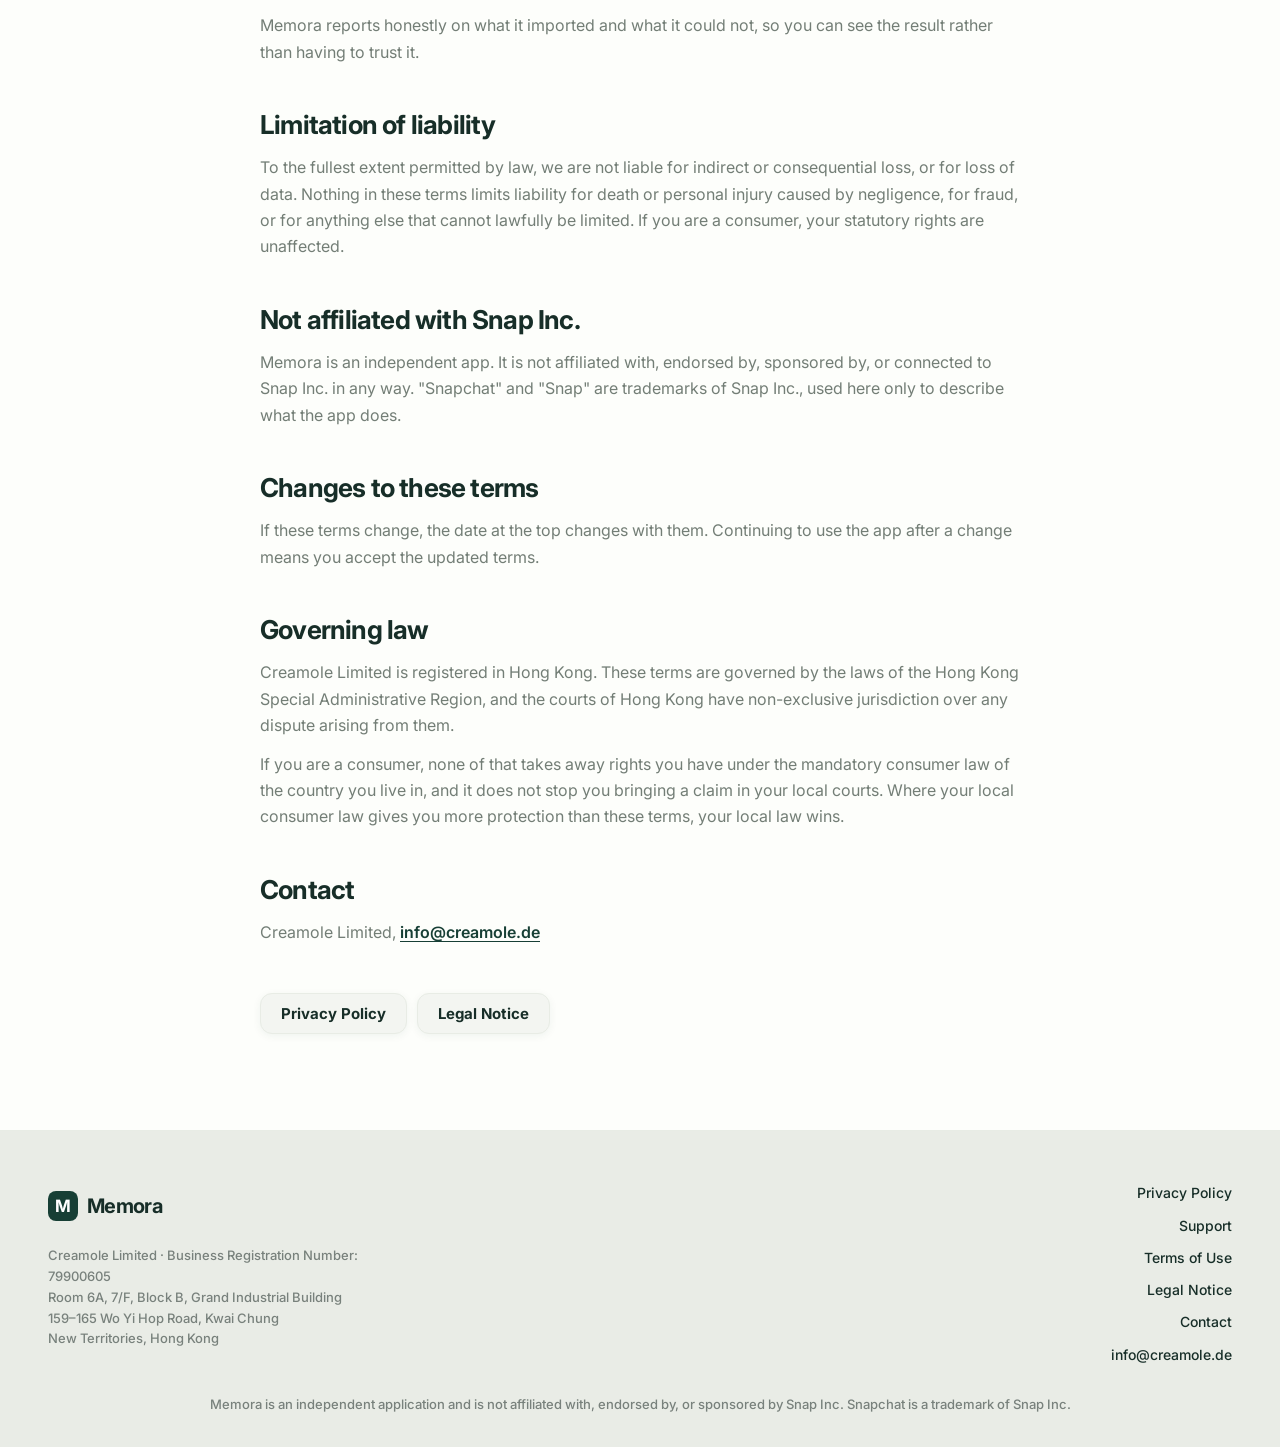
<file: terms.html>
<!doctype html>
<html lang="en">
<head>
<meta charset="utf-8">
<meta name="viewport" content="width=device-width, initial-scale=1">
<title>Terms of Use — Memora</title>
<meta name="description" content="Terms of Use for Memora, the Snapchat Memories importer for Apple Photos.">
<link rel="preconnect" href="https://fonts.googleapis.com">
<link rel="preconnect" href="https://fonts.gstatic.com" crossorigin>
<link href="https://fonts.googleapis.com/css2?family=Inter:wght@400;500;600;700;800&display=swap" rel="stylesheet">
<link rel="stylesheet" href="styles.css">
</head>
<body>
<svg width="0" height="0" style="position:absolute" aria-hidden="true">
<symbol id="i-apple" viewBox="0 0 24 24"><path fill="currentColor" d="M16.37 12.6c-.02-2.27 1.85-3.36 1.94-3.42-1.06-1.55-2.7-1.76-3.28-1.78-1.4-.14-2.73.82-3.44.82-.71 0-1.8-.8-2.96-.78-1.52.02-2.93.89-3.71 2.25-1.58 2.75-.4 6.82 1.14 9.05.75 1.09 1.65 2.32 2.82 2.27 1.13-.05 1.56-.73 2.93-.73 1.37 0 1.75.73 2.95.71 1.22-.02 1.99-1.11 2.73-2.21.86-1.27 1.22-2.5 1.24-2.56-.03-.01-2.37-.91-2.4-3.62zM14.12 5.94c.62-.76 1.04-1.81.93-2.86-.9.04-1.99.6-2.63 1.35-.58.67-1.08 1.74-.95 2.77 1 .08 2.03-.51 2.65-1.26z"/></symbol>
<symbol id="i-files" viewBox="0 0 24 24"><path d="M 6 0 C 6.53 0 7.039 0.211 7.414 0.586 L 11.414 4.586 C 11.789 4.961 12 5.47 12 6 L 12 13 C 12 14.105 11.105 15 10 15 L 2 15 C 0.895 15 0 14.105 0 13 L 0 2 C 0 0.895 0.895 0 2 0 Z" transform="translate(9 2)"/><path d="M 0 0 L 0 4 C 0 5.105 0.895 6 2 6 L 6 6" transform="translate(15 2)"/><path d="M 2 0 C 0.895 0 0 0.895 0 2 L 0 13 C 0 14.105 0.895 15 2 15 L 10 15 C 10.715 15 11.375 14.619 11.732 14" transform="translate(3 7)"/></symbol>
<symbol id="i-lock" viewBox="0 0 24 24"><path d="M 2 11 C 0.895 11 0 10.105 0 9 L 0 2 C 0 0.895 0.895 0 2 0 L 16 0 C 17.105 0 18 0.895 18 2 L 18 9 C 18 10.105 17.105 11 16 11 Z" transform="translate(3 11)"/><path d="M 0 9 L 0 5 C 0 2.239 2.239 0 5 0 C 7.761 0 10 2.239 10 5 L 10 9" transform="translate(7 2)"/></symbol>
<symbol id="i-shield-check" viewBox="0 0 24 24"><path d="M 16 10.997 C 16 15.997 12.5 18.497 8.34 19.947 C 8.122 20.021 7.886 20.017 7.67 19.937 C 3.5 18.497 0 15.997 0 10.997 L 0 3.997 C 0 3.445 0.448 2.997 1 2.997 C 3 2.997 5.5 1.797 7.24 0.277 C 7.678 -0.097 8.322 -0.097 8.76 0.277 C 10.51 1.807 13 2.997 15 2.997 C 15.552 2.997 16 3.445 16 3.997 Z" transform="translate(4 2.003)"/><path d="M 0 2 L 2 4 L 6 0" transform="translate(9 10)"/></symbol>
<symbol id="i-circle-check" viewBox="0 0 24 24"><path d="M 0 10 C 0 4.477 4.477 0 10 0 C 15.523 0 20 4.477 20 10 C 20 15.523 15.523 20 10 20 C 4.477 20 0 15.523 0 10 Z" transform="translate(2 2)"/><path d="M 0 2 L 2 4 L 6 0" transform="translate(9 10)"/></symbol>
</svg>

<header class="nav" id="top">
  <div class="nav__inner">
    <a class="brand" href="/" aria-label="Memora home"><span class="brand__mark">M</span><span class="brand__name">Memora</span></a>
    <nav class="nav__links" id="nav-links" aria-label="Main">
      <a href="/#how-it-works">How It Works</a>
      <a href="/#features">Features</a>
      <a href="/support">Support</a>
      <a href="/#faq">FAQ</a>
    </nav>
    <a class="btn btn--primary nav__cta" href="https://apps.apple.com/app/id6816244455"><svg class="apple" aria-hidden="true"><use href="#i-apple"/></svg>Download</a>
    <button class="nav__toggle" type="button" aria-expanded="false" aria-controls="nav-links" aria-label="Open menu"><span></span><span></span></button>
  </div>
</header>

<main>
  <div class="wrap">
    <article class="doc">
      <p class="eyebrow">Legal</p>
      <h1>Terms of Use</h1>
      <p class="doc__updated">Last updated: 25 September 2026</p>
      <p class="lead">These terms cover your use of the Memora iPhone app, published by <strong>Creamole Limited</strong> ("we", "us"). By installing or using Memora, you agree to them.</p>

      <h2>What Memora does</h2>
      <p>Memora reads an official data export that you have requested from Snapchat, and copies the Memories inside it into your Apple Photos library, preserving their original capture dates and locations where that information is present in the export.</p>
      <p>Memora does not connect to your Snapchat account. It has no login, requests no credentials, and uses no Snapchat private interfaces. It only reads the export file that you supply and, where the export contains download links instead of the media itself, fetches those files from the addresses Snapchat placed in your export.</p>

      <h2>Your responsibilities</h2>
      <ul>
        <li>You confirm that the export file you import is your own data, obtained through Snapchat's official export process.</li>
        <li>You are responsible for keeping your own backups. Memora adds to your photo library; it is not a backup service.</li>
        <li>You agree not to use Memora to process data belonging to someone else without their permission.</li>
        <li>You agree not to reverse engineer, resell, or redistribute the app, except where that restriction is prohibited by law.</li>
      </ul>

      <h2>Licence</h2>
      <p>Memora is licensed, not sold, to you. Your licence is the standard Apple licence, the <a href="https://www.apple.com/legal/internet-services/itunes/dev/stdeula/">Licensed Application End User License Agreement</a>, as supplemented by these terms. Where the two conflict, these terms apply to the extent permitted.</p>

      <h2>Purchases</h2>
      <p>Memora may offer a one-time In-App Purchase that unlocks unlimited imports. It is a single payment, not a subscription, and it does not renew.</p>
      <p>All payments are processed by Apple through your Apple ID. Memora never sees your payment details. Your purchase is tied to your Apple ID and can be restored on another device using the restore option in the app.</p>
      <p>Refunds are handled by Apple under the terms of the App Store, not by us. Requests go through <a href="https://reportaproblem.apple.com">reportaproblem.apple.com</a>.</p>

      <h2>No warranty</h2>
      <p>Memora is provided "as is". Snapchat's export format is set by Snap Inc. and can change without notice, and download links inside an export can expire. We cannot guarantee that every Memory in every export will import successfully, or that every date and location will be recovered. Where the export does not contain that information, Memora cannot invent it.</p>
      <p>Memora reports honestly on what it imported and what it could not, so you can see the result rather than having to trust it.</p>

      <h2>Limitation of liability</h2>
      <p>To the fullest extent permitted by law, we are not liable for indirect or consequential loss, or for loss of data. Nothing in these terms limits liability for death or personal injury caused by negligence, for fraud, or for anything else that cannot lawfully be limited. If you are a consumer, your statutory rights are unaffected.</p>

      <h2>Not affiliated with Snap Inc.</h2>
      <p>Memora is an independent app. It is not affiliated with, endorsed by, sponsored by, or connected to Snap Inc. in any way. "Snapchat" and "Snap" are trademarks of Snap Inc., used here only to describe what the app does.</p>

      <h2>Changes to these terms</h2>
      <p>If these terms change, the date at the top changes with them. Continuing to use the app after a change means you accept the updated terms.</p>

      <h2>Governing law</h2>
      <p>Creamole Limited is registered in Hong Kong. These terms are governed by the laws of the Hong Kong Special Administrative Region, and the courts of Hong Kong have non-exclusive jurisdiction over any dispute arising from them.</p>
      <p>If you are a consumer, none of that takes away rights you have under the mandatory consumer law of the country you live in, and it does not stop you bringing a claim in your local courts. Where your local consumer law gives you more protection than these terms, your local law wins.</p>

      <h2>Contact</h2>
      <p>Creamole Limited, <a href="mailto:info@creamole.de">info@creamole.de</a></p>

      <div class="doc__links">
        <a class="btn btn--secondary" href="/privacy">Privacy Policy</a>
        <a class="btn btn--secondary" href="/legal">Legal Notice</a>
      </div>
    </article>
  </div>
</main>

<footer class="footer">
  <div class="footer__top">
    <div class="footer__company">
      <a class="brand" href="/" aria-label="Memora home"><span class="brand__mark">M</span><span class="brand__name">Memora</span></a>
      <address>Creamole Limited · Business Registration Number: 79900605<br>Room 6A, 7/F, Block B, Grand Industrial Building<br>159–165 Wo Yi Hop Road, Kwai Chung<br>New Territories, Hong Kong</address>
    </div>
    <nav class="footer__links" aria-label="Footer">
      <a href="/privacy">Privacy Policy</a>
      <a href="/support">Support</a>
      <a href="/terms">Terms of Use</a>
      <a href="/legal">Legal Notice</a>
      <a href="/contact">Contact</a>
      <a href="mailto:info@creamole.de">info@creamole.de</a>
    </nav>
  </div>
  <p class="footer__disc">Memora is an independent application and is not affiliated with, endorsed by, or sponsored by Snap Inc. Snapchat is a trademark of Snap Inc.</p>
</footer>

<script src="script.js"></script>
</body>
</html>
</file>
<file: styles.css>
/* =========================================================
   Memora — landing page
   Design tokens taken from the original Framer project
   ========================================================= */
:root {
  --ink: #172e28;          /* headings, primary text */
  --brand: #173f35;        /* buttons, icons, dark section */
  --muted: #78817c;        /* small body text */
  --muted-2: #737e76;      /* lead paragraphs */
  --eyebrow: #859079;      /* eyebrow labels */
  --eyebrow-light: #7b956c;/* eyebrow on dark */
  --page: #fdfefb;         /* page + card background */
  --nav: #fafcfa;          /* navigation background */
  --soft: #f3f5f1;         /* soft panels, chips */
  --sage: #e9ece6;         /* hero, CTA, footer */
  --line: #e8ece5;         /* borders */

  --container: 1120px;
  --radius-xl: 28px;
  --shadow-btn: 0 5px 14px rgba(23, 63, 53, .14);
  --shadow-card: 0 18px 40px rgba(23, 63, 53, .08);

  --font: "Inter", "Inter Placeholder", -apple-system, BlinkMacSystemFont, "Segoe UI", Roboto, sans-serif;
}

*, *::before, *::after { box-sizing: border-box; }

html { scroll-behavior: smooth; scroll-padding-top: 90px; -webkit-text-size-adjust: 100%; }

body {
  margin: 0;
  background: var(--page);
  color: var(--ink);
  font-family: var(--font);
  font-size: 16px;
  line-height: 1.45;
  -webkit-font-smoothing: antialiased;
  -moz-osx-font-smoothing: grayscale;
}

h1, h2, h3, p, ul, ol, dl, dd, address { margin: 0; padding: 0; }
ul, ol { list-style: none; }
address { font-style: normal; }
a { color: inherit; text-decoration: none; }
button { font: inherit; color: inherit; }

:focus-visible { outline: 2px solid var(--brand); outline-offset: 3px; border-radius: 6px; }

/* ---------- icons ---------- */
.ic {
  flex: none;
  color: var(--brand);
  fill: none;
  stroke: currentColor;
  stroke-width: 2;
  stroke-linecap: round;
  stroke-linejoin: round;
}
.ic--12 { width: 12px; height: 12px; }
.ic--16 { width: 16px; height: 16px; }
.ic--18 { width: 18px; height: 18px; }
.ic--22 { width: 22px; height: 22px; }
.ic--24 { width: 24px; height: 24px; }

.card-border { border: 1px solid var(--line); }

/* ---------- shared type ---------- */
.eyebrow {
  font-size: 12px;
  font-weight: 700;
  line-height: 1.2;
  letter-spacing: .12em;
  text-transform: uppercase;
  color: var(--eyebrow);
}
.eyebrow--light { color: var(--eyebrow-light); }

h1 {
  font-size: 62px;
  font-weight: 700;
  line-height: 1.06;
  letter-spacing: -2.6px;
  color: var(--ink);
}
h2 {
  font-size: 42px;
  font-weight: 700;
  line-height: 1.1;
  letter-spacing: -1.6px;
  color: var(--ink);
}
.lead {
  font-size: 17px;
  line-height: 1.6;
  color: var(--muted-2);
}

/* ---------- buttons ---------- */
.btn {
  display: inline-flex;
  align-items: center;
  justify-content: center;
  padding: 12px 20px;
  border-radius: 12px;
  font-size: 15px;
  font-weight: 700;
  line-height: 1;
  white-space: nowrap;
  transition: transform .2s ease, box-shadow .2s ease, background-color .2s ease;
}
.btn--primary {
  background: var(--brand);
  color: #fff;
  box-shadow: var(--shadow-btn);
  cursor: default;
}
a.btn--primary { cursor: pointer; gap: 8px; }
a.btn--primary:hover { background: var(--ink); transform: translateY(-1px); }
.btn .apple { color: #fff; }
.btn--secondary {
  background: var(--soft);
  color: var(--ink);
  border: 1px solid var(--line);
  box-shadow: 0 2px 8px rgba(23, 63, 53, .06);
}
.btn--secondary:hover { background: #eef1eb; transform: translateY(-1px); }

.pill {
  display: inline-flex;
  align-items: center;
  gap: 5px;
  padding: 5px 9px;
  border-radius: 999px;
  background: var(--soft);
  color: var(--brand);
  font-size: 11px;
  font-weight: 700;
  line-height: 1;
}

/* ---------- navigation ---------- */
.nav {
  position: sticky;
  top: 0;
  z-index: 50;
  background: var(--nav);
  border-bottom: 1px solid var(--line);
}
.nav__inner {
  display: flex;
  align-items: center;
  justify-content: space-between;
  gap: 24px;
  padding: 18px 48px;
}
.brand { display: inline-flex; align-items: center; gap: 9px; }
.brand__mark {
  display: grid;
  place-items: center;
  width: 30px;
  height: 30px;
  border-radius: 8px;
  background: var(--brand);
  color: #fff;
  font-size: 17px;
  font-weight: 700;
}
.brand__name { font-size: 20px; font-weight: 700; letter-spacing: -.7px; line-height: 1; }

.nav__links {
  position: absolute;
  left: 50%;
  transform: translateX(-50%);
  display: flex;
  gap: 24px;
}
.nav__links a { font-size: 14px; font-weight: 600; line-height: 1; padding: 4px 0; }
.nav__links a:hover { color: var(--brand); text-decoration: underline; text-underline-offset: 4px; }

.nav__toggle {
  display: none;
  width: 40px;
  height: 40px;
  border: 1px solid var(--line);
  border-radius: 10px;
  background: var(--soft);
  cursor: pointer;
  position: relative;
}
.nav__toggle span {
  position: absolute;
  left: 11px;
  right: 11px;
  height: 2px;
  border-radius: 2px;
  background: var(--ink);
  transition: transform .25s ease, top .25s ease;
}
.nav__toggle span:first-child { top: 15px; }
.nav__toggle span:last-child { top: 23px; }
.nav__toggle[aria-expanded="true"] span:first-child { top: 19px; transform: rotate(45deg); }
.nav__toggle[aria-expanded="true"] span:last-child { top: 19px; transform: rotate(-45deg); }

/* ---------- layout ---------- */
.wrap { width: min(var(--container), 100% - 48px); margin: 0 auto; }

/* ---------- hero ---------- */
.hero {
  display: flex;
  align-items: center;
  justify-content: space-between;
  gap: 56px;
  padding: 76px 64px;
  border-radius: var(--radius-xl);
  background: var(--sage);
}
.hero__copy { flex: 1 1 0; max-width: 606px; }
.hero__copy .eyebrow { margin-bottom: 24px; }
.hero__copy h1 { margin-bottom: 24px; max-width: 480px; }
.hero__copy .lead { max-width: 470px; margin-bottom: 28px; }
.hero__actions { display: flex; flex-wrap: wrap; gap: 12px; margin-bottom: 24px; }
.hero__note {
  display: flex;
  align-items: center;
  gap: 8px;
  font-size: 14px;
  font-weight: 500;
  line-height: 1.45;
  color: var(--muted);
}

/* phone mockup */
.phone {
  flex: none;
  width: 330px;
  height: 620px;
  padding: 10px;
  border-radius: 42px;
  background: var(--brand);
  border: 1px solid var(--ink);
  box-shadow: 0 28px 54px rgba(23, 63, 53, .16);
}
.phone__screen {
  height: 100%;
  padding: 24px 20px;
  border-radius: 33px;
  background: var(--page);
}
.phone__head { display: flex; align-items: center; justify-content: space-between; margin-bottom: 18px; }
.phone__app { font-size: 17px; font-weight: 700; letter-spacing: -.5px; }
.phone__title { font-size: 28px; font-weight: 700; line-height: 1.1; letter-spacing: -1px; margin-bottom: 18px; }

.bignum {
  display: flex;
  flex-direction: column;
  gap: 8px;
  padding: 16px;
  border-radius: 18px;
  background: var(--soft);
}
.bignum strong { font-size: 38px; font-weight: 800; line-height: 1; letter-spacing: -1.8px; color: var(--brand); }
.bignum span { font-size: 14px; font-weight: 600; line-height: 1.2; color: var(--muted); }

.phone__rows { display: grid; gap: 14px; margin: 22px 0; }
.phone__rows div { display: flex; align-items: center; justify-content: space-between; }
.phone__rows dt, .phone__rows dd { font-size: 13px; font-weight: 600; line-height: 1.2; color: var(--ink); }
.phone__rows dd { display: flex; }

.phone__album {
  display: flex;
  align-items: center;
  gap: 10px;
  padding: 13px;
  border-radius: 14px;
  background: var(--soft);
  font-size: 12px;
  font-weight: 700;
  line-height: 1.3;
}
.apple { width: 16px; height: 16px; flex: none; color: #000; }

/* ---------- trust points ---------- */
.trust {
  display: grid;
  grid-template-columns: repeat(4, 1fr);
  gap: 14px;
  padding: 32px 0;
}
.trust li {
  display: flex;
  align-items: center;
  gap: 10px;
  padding: 14px;
  border-radius: 14px;
  background: var(--page);
  font-size: 14px;
  font-weight: 500;
  line-height: 1.45;
  color: var(--muted);
}

/* ---------- generic section ---------- */
.section { padding: 88px 0; }
.section__head { max-width: 680px; margin: 0 auto 48px; text-align: center; }
.section__head .eyebrow { margin-bottom: 14px; }
.section__head h2 { margin-bottom: 14px; }
.section__sub { font-size: 17px; line-height: 1.6; color: var(--ink); }
.section__sub--muted { color: var(--muted-2); }

/* steps */
.steps { display: grid; grid-template-columns: repeat(4, 1fr); gap: 16px; }
.step {
  display: flex;
  flex-direction: column;
  align-items: flex-start;
  padding: 22px;
  border-radius: 18px;
  background: var(--page);
}
.step__num {
  display: inline-grid;
  place-items: center;
  min-width: 32px;
  height: 24px;
  padding: 0 8px;
  margin-bottom: 18px;
  border-radius: 8px;
  background: var(--soft);
  color: var(--brand);
  font-size: 12px;
  font-weight: 800;
  line-height: 1;
}
.step .ic { margin-bottom: 18px; }
.step h3, .feature h3 {
  font-size: 18px;
  font-weight: 700;
  line-height: 1.25;
  letter-spacing: -.4px;
  margin-bottom: 18px;
}
.step p, .feature p { font-size: 14px; font-weight: 500; line-height: 1.45; color: var(--muted); }

/* features */
.section#features { padding-top: 40px; }
.features { display: grid; grid-template-columns: repeat(3, 1fr); gap: 16px; }
.feature { padding: 24px; border-radius: 18px; background: var(--page); }
.feature .ic { margin-bottom: 18px; }
.feature h3 { margin-bottom: 16px; }
.feature p { max-width: 215px; }

/* ---------- split sections (preflight / verify / privacy) ---------- */
.split, .verify, .privacy {
  display: flex;
  align-items: center;
  justify-content: space-between;
  gap: 64px;
}
.split__copy { flex: 1 1 0; max-width: 556px; }
.split__copy .eyebrow { margin-bottom: 14px; }
.split__copy h2 { margin-bottom: 20px; }
.preflight .split__copy h2 { max-width: 440px; }
.split__copy .lead { margin-bottom: 22px; }

.preflight { padding: 88px 0; }
.note {
  display: flex;
  align-items: center;
  gap: 10px;
  padding: 12px 14px;
  border-radius: 12px;
  background: var(--soft);
  font-size: 14px;
  font-weight: 500;
  line-height: 1.45;
  color: var(--muted);
}

.panel {
  flex: none;
  width: 500px;
  padding: 26px;
  border-radius: 22px;
  background: var(--page);
  box-shadow: var(--shadow-card);
}
.panel__head { display: flex; align-items: center; justify-content: space-between; margin-bottom: 20px; }
.panel__head p { font-size: 18px; font-weight: 700; line-height: 1.2; }
.bignum--panel { padding: 18px; margin-bottom: 16px; }
.bignum--panel span { color: var(--ink); }

.metrics { display: grid; grid-template-columns: 1fr 1fr; gap: 10px; }
.metric {
  display: flex;
  flex-direction: column;
  gap: 2px;
  padding: 12px;
  border-radius: 12px;
  background: var(--soft);
}
.metric strong { font-size: 15px; font-weight: 700; line-height: 1.3; color: var(--ink); }
.metric span { font-size: 14px; font-weight: 500; line-height: 1.45; color: var(--muted); }

/* verification (dark) */
.verify {
  padding: 76px 64px;
  border-radius: var(--radius-xl);
  background: var(--brand);
}
.verify .split__copy { max-width: 428px; }
.verify h2 { font-size: 48px; letter-spacing: -2px; line-height: 1.08; color: #fff; }
.verify .lead { color: var(--soft); margin-bottom: 26px; }
.verify__status {
  display: inline-flex;
  align-items: center;
  gap: 10px;
  padding: 13px 15px;
  border-radius: 14px;
  background: var(--soft);
  color: var(--ink);
  font-size: 16px;
  font-weight: 700;
  line-height: 1;
}
.panel--report { padding: 24px; }
.metrics--report .metric { padding: 13px; }
.metrics--report .metric strong { font-size: 18px; }
.album {
  display: flex;
  align-items: center;
  gap: 10px;
  margin-top: 18px;
  padding: 13px;
  border-radius: 12px;
  background: var(--soft);
  font-size: 14px;
  font-weight: 700;
  line-height: 1.3;
}

/* privacy */
.privacy {
  padding: 76px 64px;
  border-radius: var(--radius-xl);
  background: var(--soft);
}
.privacy .split__copy { max-width: 468px; }
.textlink { font-size: 14px; font-weight: 600; color: var(--ink); }
.textlink:hover { text-decoration: underline; text-underline-offset: 4px; }
.principles {
  flex: none;
  width: 460px;
  display: grid;
  gap: 22px;
  padding: 26px 20px;
  border-radius: 20px;
  background: var(--page);
}
.principles li {
  display: flex;
  align-items: center;
  gap: 10px;
  font-size: 14px;
  font-weight: 500;
  line-height: 1.45;
  color: var(--muted);
}

/* notice */
.notice {
  display: flex;
  align-items: center;
  gap: 14px;
  margin-top: 0;
  padding: 20px 26px;
  border-radius: 16px;
  background: var(--soft);
  font-size: 13px;
  font-weight: 500;
  line-height: 1.45;
  color: var(--muted);
}

/* ---------- FAQ ---------- */
.faq { padding-top: 96px; padding-bottom: 92px; }
.faq__list { display: grid; gap: 10px; max-width: 920px; margin: 0 auto; }
.faq__item { border-radius: 16px; background: var(--soft); }
.faq__item h3 { font-size: inherit; }
.faq__q {
  display: flex;
  align-items: center;
  justify-content: space-between;
  gap: 16px;
  width: 100%;
  padding: 20px;
  border: 0;
  background: none;
  text-align: left;
  font-size: 16px;
  font-weight: 700;
  line-height: 1.35;
  color: var(--ink);
  cursor: pointer;
  border-radius: 16px;
}
.faq__chev { transition: transform .3s ease; }
.faq__q[aria-expanded="true"] .faq__chev { transform: rotate(180deg); }
.faq__a {
  display: grid;
  grid-template-rows: 0fr;
  transition: grid-template-rows .3s ease;
}
.faq__a > div { overflow: hidden; }
.faq__a p {
  padding: 0 20px 20px;
  font-size: 14px;
  font-weight: 500;
  line-height: 1.5;
  color: var(--muted);
}
.faq__item.is-open .faq__a { grid-template-rows: 1fr; }

/* ---------- final CTA ---------- */
.cta {
  display: flex;
  flex-direction: column;
  align-items: center;
  gap: 18px;
  padding: 78px 48px;
  border-radius: var(--radius-xl) var(--radius-xl) 0 0;
  border-bottom: 0;
  background: var(--sage);
  text-align: center;
}
.cta .section__sub { margin-bottom: 4px; }

/* ---------- footer ---------- */
.footer {
  display: flex;
  flex-direction: column;
  gap: 30px;
  padding: 52px 48px 32px;
  background: var(--sage);
  border-top: 1px solid var(--line);
}
.footer__top { display: flex; justify-content: space-between; gap: 40px; }
.footer__company { display: grid; gap: 16px; max-width: 340px; }
.footer address { font-size: 13px; font-weight: 500; line-height: 1.6; color: var(--muted); }
.footer__links { display: flex; flex-direction: column; align-items: flex-end; gap: 12px; }
.footer__links a { font-size: 14px; font-weight: 500; line-height: 1.45; color: var(--ink); }
.footer__links a:hover { text-decoration: underline; text-underline-offset: 4px; }
.footer__disc { text-align: center; font-size: 13px; font-weight: 500; line-height: 1.5; color: var(--muted); }

/* ---------- document pages (privacy, terms, support, legal, contact) ---------- */
.doc { max-width: 760px; margin: 0 auto; padding: 72px 0 96px; }
.doc .eyebrow { margin-bottom: 14px; }
.doc h1 { font-size: 48px; letter-spacing: -1.8px; margin-bottom: 14px; }
.doc__updated { font-size: 14px; font-weight: 500; color: var(--muted); margin-bottom: 28px; }
.doc .lead { margin-bottom: 28px; }
.doc h2 { font-size: 26px; letter-spacing: -.8px; line-height: 1.2; margin: 44px 0 14px; }
.doc h3 { font-size: 18px; font-weight: 700; letter-spacing: -.3px; line-height: 1.3; margin: 26px 0 8px; }
.doc p, .doc li { font-size: 16px; line-height: 1.65; color: var(--muted-2); }
.doc p + p { margin-top: 12px; }
.doc ul { list-style: disc; padding-left: 22px; margin-top: 10px; }
.doc ol { list-style: decimal; padding-left: 22px; margin-top: 10px; }
.doc li + li { margin-top: 6px; }
.doc li::marker { color: var(--eyebrow); }
.doc strong { color: var(--ink); }
.doc a:not(.btn) { color: var(--brand); font-weight: 600; text-decoration: underline; text-underline-offset: 3px; }
.doc address { font-size: 16px; line-height: 1.65; color: var(--muted-2); }
.callout { padding: 20px 22px; border-radius: 16px; background: var(--soft); margin-bottom: 8px; }
.callout p { color: var(--ink); }
.doc__cards { display: grid; grid-template-columns: repeat(2, 1fr); gap: 14px; margin-top: 18px; }
.doc__card { padding: 22px; border-radius: 18px; background: var(--page); }
.doc__card .ic { margin-bottom: 14px; }
.doc__card h3 { margin-top: 0; }
.doc__card p { font-size: 14px; line-height: 1.5; }
.doc__links { display: flex; flex-wrap: wrap; gap: 10px; margin-top: 48px; }

/* =========================================================
   Responsive
   ========================================================= */
@media (max-width: 1100px) {
  .hero { padding: 60px 44px; gap: 40px; }
  h1 { font-size: 52px; letter-spacing: -2px; }
  .panel { width: 440px; }
  .principles { width: 400px; }
  .steps { grid-template-columns: repeat(2, 1fr); }
}

@media (max-width: 900px) {
  .nav__inner { padding: 14px 20px; }
  .nav__toggle { display: block; }
  .nav__cta { margin-left: auto; padding: 10px 16px; font-size: 14px; }
  .nav__links {
    position: absolute;
    top: 100%;
    left: 0;
    right: 0;
    transform: none;
    flex-direction: column;
    gap: 0;
    padding: 8px 20px 16px;
    background: var(--nav);
    border-bottom: 1px solid var(--line);
    display: none;
  }
  .nav__links.is-open { display: flex; }
  .nav__links a { padding: 14px 0; font-size: 16px; border-bottom: 1px solid var(--line); }
  .nav__links a:last-child { border-bottom: 0; }

  .hero, .split, .verify, .privacy { flex-direction: column; align-items: stretch; }
  .hero { padding: 44px 24px; gap: 44px; }
  .hero__copy, .split__copy,
  .verify .split__copy, .privacy .split__copy { max-width: none; }
  .phone { align-self: center; }
  .panel, .principles { width: 100%; }
  .verify, .privacy { padding: 56px 24px; gap: 40px; }
  .features { grid-template-columns: repeat(2, 1fr); }
  .trust { grid-template-columns: repeat(2, 1fr); }
}

@media (max-width: 600px) {
  .wrap { width: calc(100% - 32px); }
  h1 { font-size: 40px; letter-spacing: -1.6px; }
  h2, .verify h2 { font-size: 32px; letter-spacing: -1.2px; }
  .lead, .section__sub { font-size: 16px; }
  .hero { padding: 36px 20px; }
  .hero__copy .eyebrow { letter-spacing: .1em; }
  .phone { width: 100%; max-width: 330px; height: auto; }
  .phone__screen { padding-bottom: 60px; }
  .section, .preflight { padding: 64px 0; }
  .section#features { padding-top: 16px; }
  .steps, .features { grid-template-columns: 1fr; }
  .trust { gap: 10px; padding: 24px 0; }
  .trust li { padding: 12px; font-size: 13px; }
  .panel { padding: 18px; }
  .bignum strong { font-size: 32px; }
  .verify, .privacy { padding: 44px 20px; }
  .notice { align-items: flex-start; padding: 16px; }
  .faq__q { padding: 18px 16px; font-size: 15px; }
  .faq__a p { padding: 0 16px 18px; }
  .cta { padding: 56px 20px; }
  .footer { padding: 40px 20px 28px; }
  .footer__top { flex-direction: column; }
  .footer__links { align-items: flex-start; }
  .footer__disc { text-align: left; }
  .doc { padding: 48px 0 64px; }
  .doc h1 { font-size: 36px; letter-spacing: -1.2px; }
  .doc h2 { font-size: 22px; margin-top: 36px; }
  .doc__cards { grid-template-columns: 1fr; }
}

@media (prefers-reduced-motion: reduce) {
  html { scroll-behavior: auto; }
  *, *::before, *::after { transition: none !important; }
}
</file>
